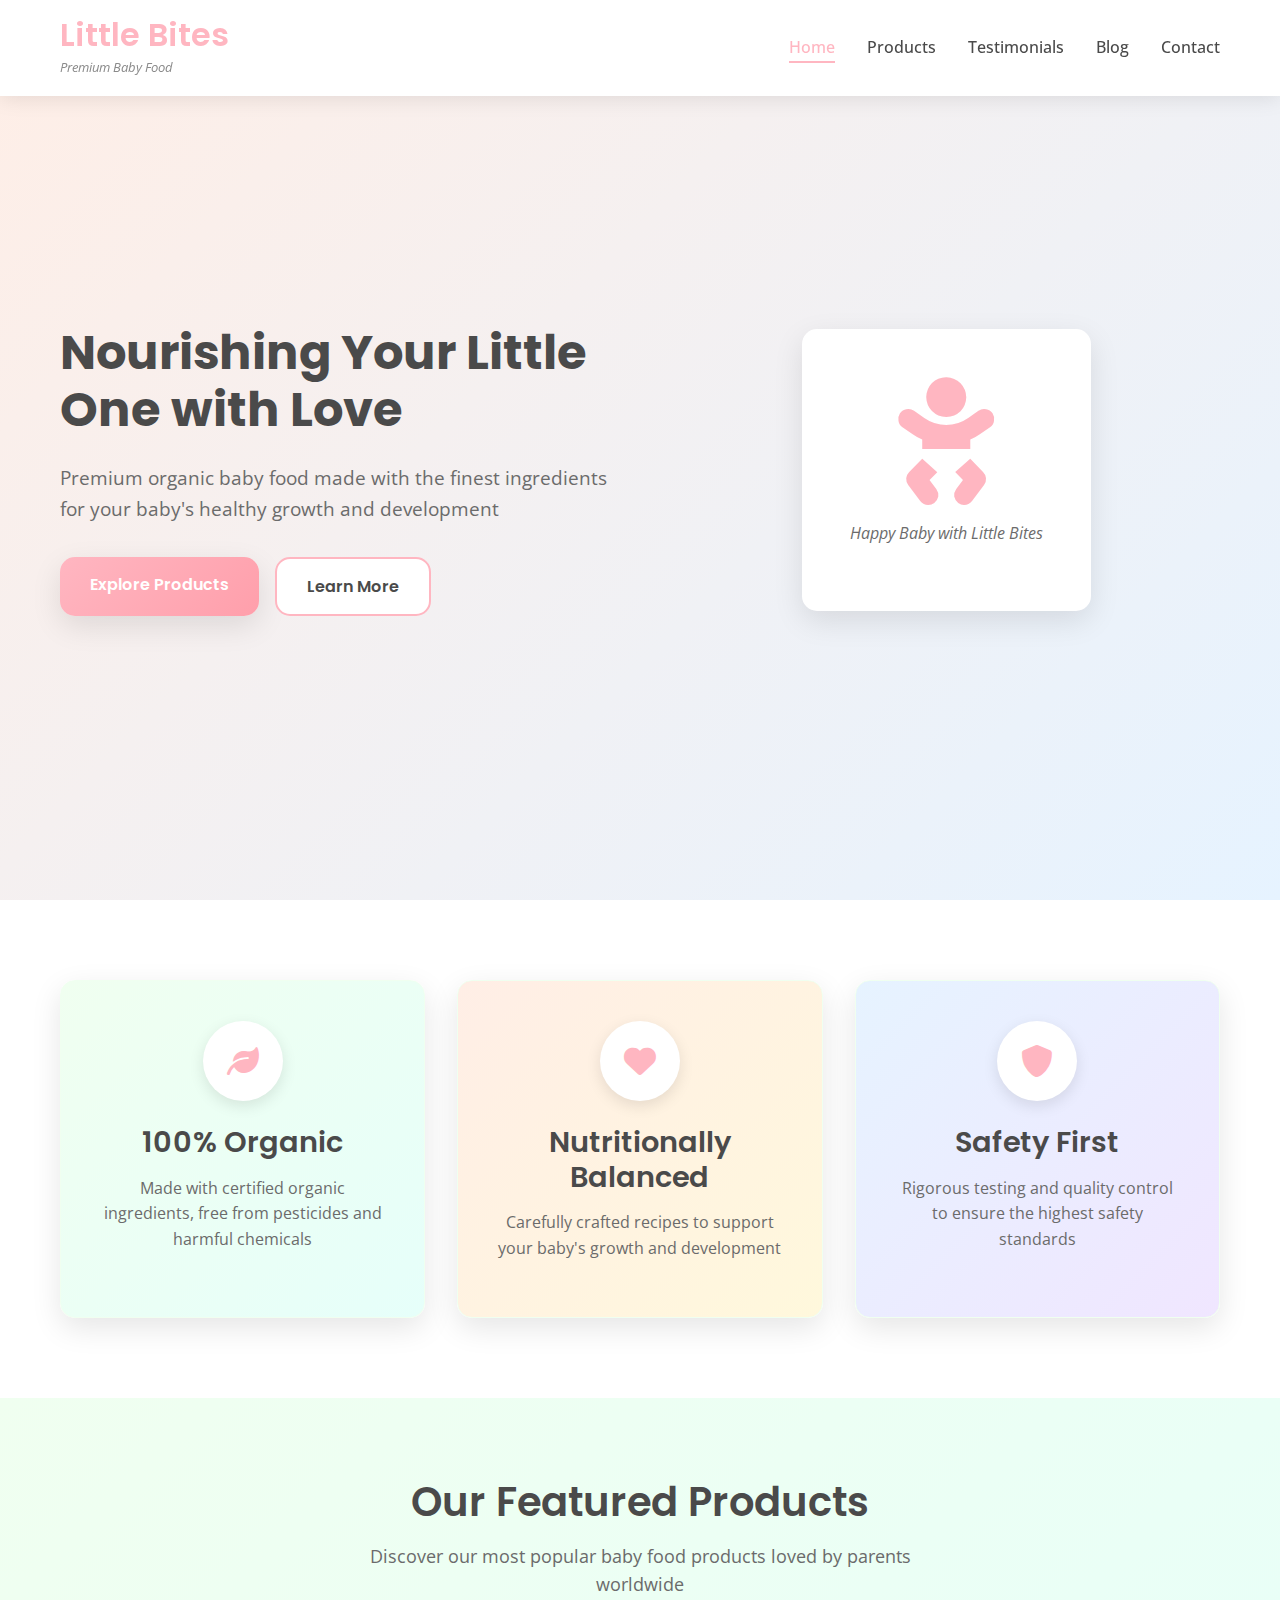
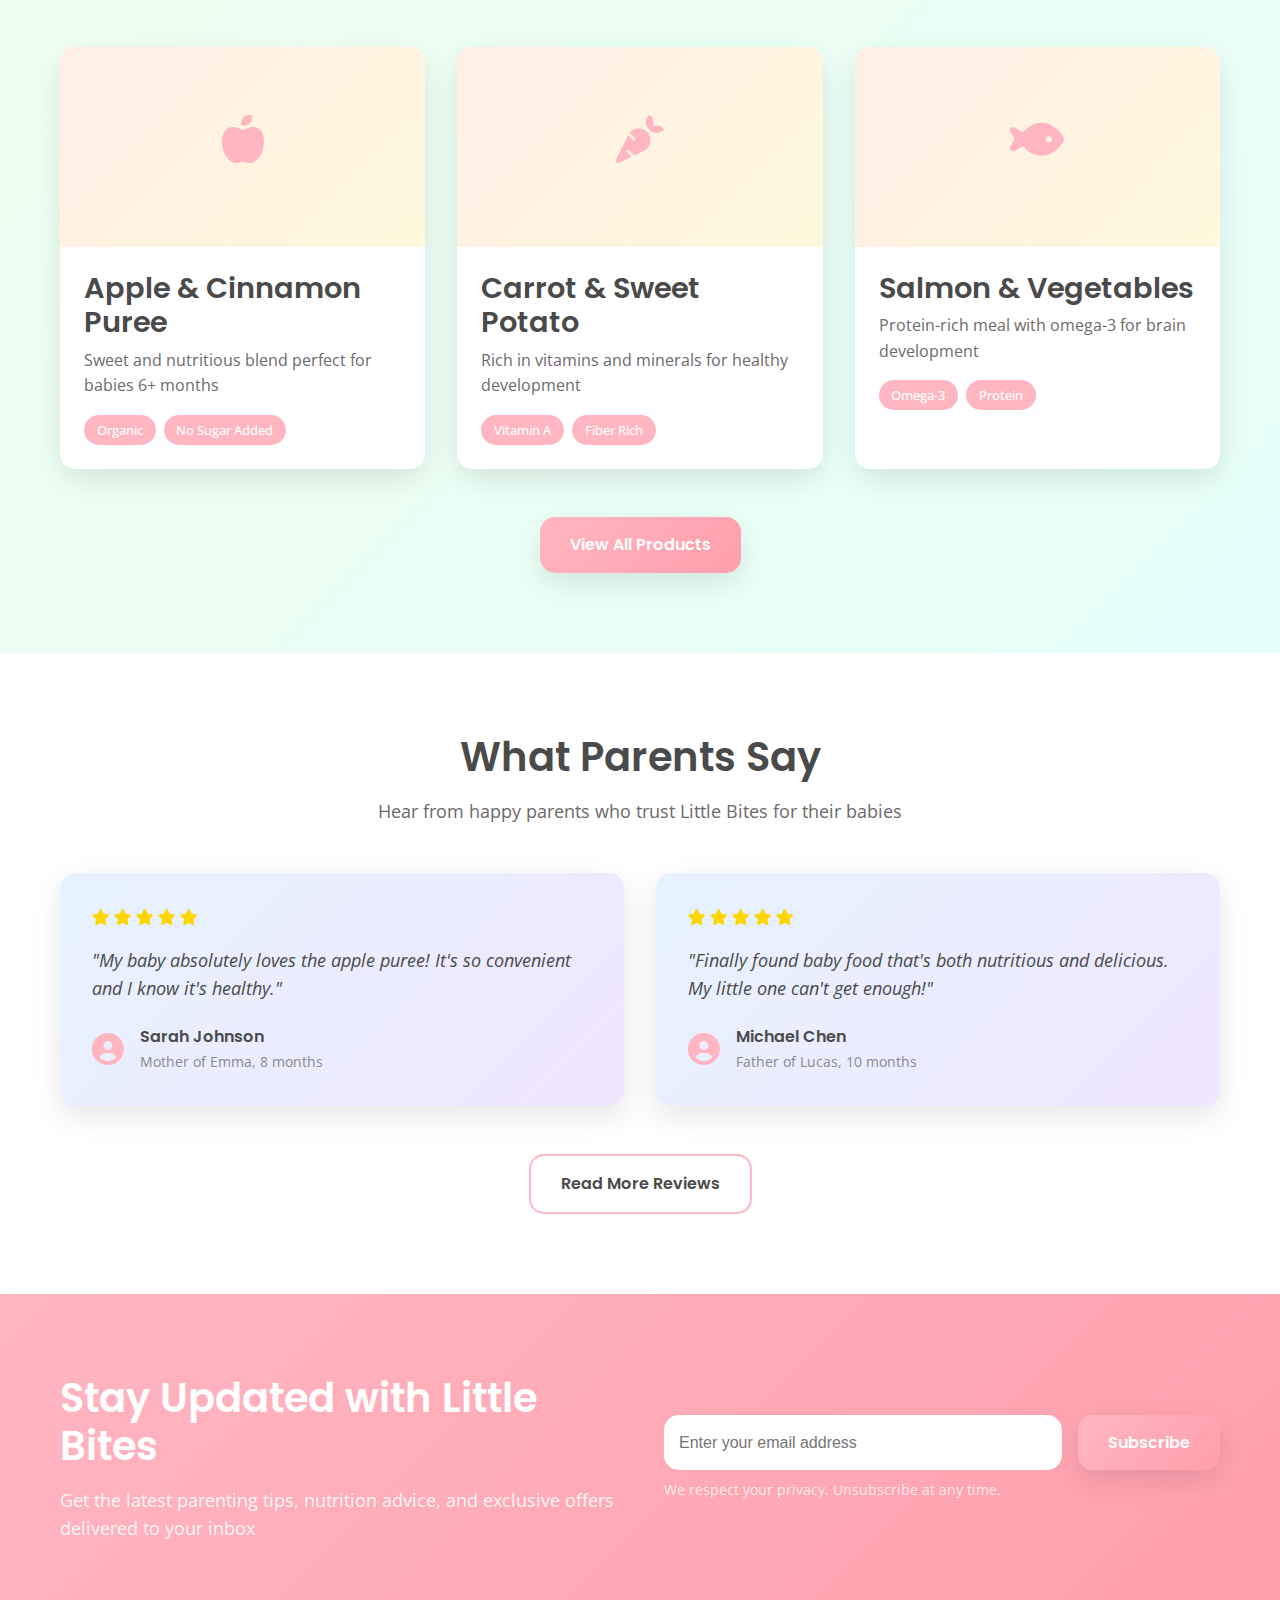
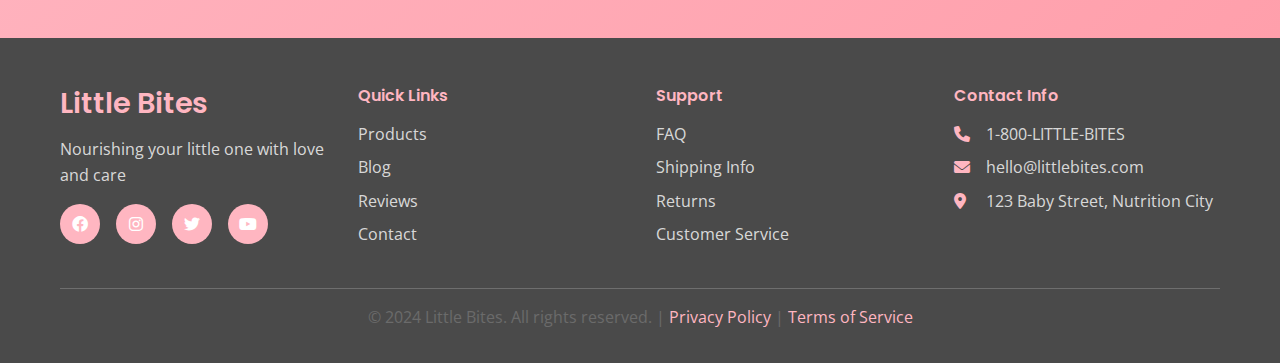
<file: index.html>
<!DOCTYPE html>
<html lang="en">
  <head>
    <meta charset="UTF-8" />
    <meta name="viewport" content="width=device-width, initial-scale=1.0" />
    <meta
      name="description"
      content="Premium organic baby food products - nutritious, safe, and delicious meals for your little ones"
    />
    <meta
      name="keywords"
      content="baby food, organic, nutrition, infant meals, healthy baby products"
    />
    <title>
      Little Bites - Premium Baby Food | Nutritious Meals for Your Little One
    </title>

    <!-- Google Fonts -->
    <link
      href="https://fonts.googleapis.com/css2?family=Poppins:wght@300;400;600;700&family=Open+Sans:wght@300;400;600&display=swap"
      rel="stylesheet"
    />

    <!-- Font Awesome for icons -->
    <link
      rel="stylesheet"
      href="https://cdnjs.cloudflare.com/ajax/libs/font-awesome/6.0.0/css/all.min.css"
    />

    <!-- Custom CSS -->
    <link rel="stylesheet" href="css/style.css" />
    <link rel="stylesheet" href="css/responsive.css" />
  </head>
  <body>
    <!-- Navigation -->
    <nav class="navbar">
      <div class="nav-container">
        <div class="nav-logo">
          <h2>Little Bites</h2>
          <span class="logo-tagline">Premium Baby Food</span>
        </div>
        <ul class="nav-menu">
          <li class="nav-item">
            <a href="index.html" class="nav-link active">Home</a>
          </li>
          <li class="nav-item">
            <a href="products.html" class="nav-link">Products</a>
          </li>
          <li class="nav-item">
            <a href="testimonials.html" class="nav-link">Testimonials</a>
          </li>
          <li class="nav-item">
            <a href="blog.html" class="nav-link">Blog</a>
          </li>
          <li class="nav-item">
            <a href="contact.html" class="nav-link">Contact</a>
          </li>
        </ul>
        <div class="hamburger">
          <span class="bar"></span>
          <span class="bar"></span>
          <span class="bar"></span>
        </div>
      </div>
    </nav>

    <!-- Hero Section -->
    <section id="home" class="hero">
      <div class="hero-container">
        <div class="hero-content">
          <h1 class="hero-title">Nourishing Your Little One with Love</h1>
          <p class="hero-subtitle">
            Premium organic baby food made with the finest ingredients for your
            baby's healthy growth and development
          </p>
          <div class="hero-buttons">
            <a href="products.html" class="btn btn-primary">Explore Products</a>
            <a href="#featured" class="btn btn-secondary">Learn More</a>
          </div>
        </div>
        <div class="hero-image">
          <div class="hero-placeholder">
            <i class="fas fa-baby fa-8x"></i>
            <p>Happy Baby with Little Bites</p>
          </div>
        </div>
      </div>
    </section>

    <!-- Features Section -->
    <section class="features">
      <div class="container">
        <div class="features-grid">
          <div class="feature-card">
            <div class="feature-icon">
              <i class="fas fa-leaf"></i>
            </div>
            <h3>100% Organic</h3>
            <p>
              Made with certified organic ingredients, free from pesticides and
              harmful chemicals
            </p>
          </div>
          <div class="feature-card">
            <div class="feature-icon">
              <i class="fas fa-heart"></i>
            </div>
            <h3>Nutritionally Balanced</h3>
            <p>
              Carefully crafted recipes to support your baby's growth and
              development
            </p>
          </div>
          <div class="feature-card">
            <div class="feature-icon">
              <i class="fas fa-shield-alt"></i>
            </div>
            <h3>Safety First</h3>
            <p>
              Rigorous testing and quality control to ensure the highest safety
              standards
            </p>
          </div>
        </div>
      </div>
    </section>

    <!-- Featured Products Section -->
    <section id="featured" class="featured-products">
      <div class="container">
        <div class="section-header">
          <h2>Our Featured Products</h2>
          <p>
            Discover our most popular baby food products loved by parents
            worldwide
          </p>
        </div>
        <div class="products-grid">
          <div class="product-card">
            <div class="product-image">
              <div class="product-placeholder">
                <i class="fas fa-apple-alt fa-3x"></i>
              </div>
            </div>
            <div class="product-info">
              <h3>Apple & Cinnamon Puree</h3>
              <p>Sweet and nutritious blend perfect for babies 6+ months</p>
              <div class="product-features">
                <span class="feature-tag">Organic</span>
                <span class="feature-tag">No Sugar Added</span>
              </div>
            </div>
          </div>
          <div class="product-card">
            <div class="product-image">
              <div class="product-placeholder">
                <i class="fas fa-carrot fa-3x"></i>
              </div>
            </div>
            <div class="product-info">
              <h3>Carrot & Sweet Potato</h3>
              <p>Rich in vitamins and minerals for healthy development</p>
              <div class="product-features">
                <span class="feature-tag">Vitamin A</span>
                <span class="feature-tag">Fiber Rich</span>
              </div>
            </div>
          </div>
          <div class="product-card">
            <div class="product-image">
              <div class="product-placeholder">
                <i class="fas fa-fish fa-3x"></i>
              </div>
            </div>
            <div class="product-info">
              <h3>Salmon & Vegetables</h3>
              <p>Protein-rich meal with omega-3 for brain development</p>
              <div class="product-features">
                <span class="feature-tag">Omega-3</span>
                <span class="feature-tag">Protein</span>
              </div>
            </div>
          </div>
        </div>
        <div class="section-cta">
          <a href="products.html" class="btn btn-primary">View All Products</a>
        </div>
      </div>
    </section>

    <!-- Testimonials Preview -->
    <section class="testimonials-preview">
      <div class="container">
        <div class="section-header">
          <h2>What Parents Say</h2>
          <p>Hear from happy parents who trust Little Bites for their babies</p>
        </div>
        <div class="testimonials-grid">
          <div class="testimonial-card">
            <div class="testimonial-content">
              <div class="stars">
                <i class="fas fa-star"></i>
                <i class="fas fa-star"></i>
                <i class="fas fa-star"></i>
                <i class="fas fa-star"></i>
                <i class="fas fa-star"></i>
              </div>
              <p>
                "My baby absolutely loves the apple puree! It's so convenient
                and I know it's healthy."
              </p>
            </div>
            <div class="testimonial-author">
              <div class="author-avatar">
                <i class="fas fa-user-circle fa-2x"></i>
              </div>
              <div class="author-info">
                <h4>Sarah Johnson</h4>
                <span>Mother of Emma, 8 months</span>
              </div>
            </div>
          </div>
          <div class="testimonial-card">
            <div class="testimonial-content">
              <div class="stars">
                <i class="fas fa-star"></i>
                <i class="fas fa-star"></i>
                <i class="fas fa-star"></i>
                <i class="fas fa-star"></i>
                <i class="fas fa-star"></i>
              </div>
              <p>
                "Finally found baby food that's both nutritious and delicious.
                My little one can't get enough!"
              </p>
            </div>
            <div class="testimonial-author">
              <div class="author-avatar">
                <i class="fas fa-user-circle fa-2x"></i>
              </div>
              <div class="author-info">
                <h4>Michael Chen</h4>
                <span>Father of Lucas, 10 months</span>
              </div>
            </div>
          </div>
        </div>
        <div class="section-cta">
          <a href="testimonials.html" class="btn btn-secondary"
            >Read More Reviews</a
          >
        </div>
      </div>
    </section>

    <!-- Newsletter Section -->
    <section class="newsletter">
      <div class="container">
        <div class="newsletter-content">
          <div class="newsletter-text">
            <h2>Stay Updated with Little Bites</h2>
            <p>
              Get the latest parenting tips, nutrition advice, and exclusive
              offers delivered to your inbox
            </p>
          </div>
          <div class="newsletter-form">
            <form id="newsletter-form">
              <div class="form-group">
                <input
                  type="email"
                  id="email"
                  placeholder="Enter your email address"
                  required
                />
                <button type="submit" class="btn btn-primary">Subscribe</button>
              </div>
              <p class="form-note">
                We respect your privacy. Unsubscribe at any time.
              </p>
            </form>
          </div>
        </div>
      </div>
    </section>

    <!-- Footer -->
    <footer class="footer">
      <div class="container">
        <div class="footer-content">
          <div class="footer-section">
            <div class="footer-logo">
              <h3>Little Bites</h3>
              <p>Nourishing your little one with love and care</p>
            </div>
            <div class="social-links">
              <a href="#" class="social-link"
                ><i class="fab fa-facebook"></i
              ></a>
              <a href="#" class="social-link"
                ><i class="fab fa-instagram"></i
              ></a>
              <a href="#" class="social-link"><i class="fab fa-twitter"></i></a>
              <a href="#" class="social-link"><i class="fab fa-youtube"></i></a>
            </div>
          </div>
          <div class="footer-section">
            <h4>Quick Links</h4>
            <ul class="footer-links">
              <li><a href="products.html">Products</a></li>
              <li><a href="blog.html">Blog</a></li>
              <li><a href="testimonials.html">Reviews</a></li>
              <li><a href="contact.html">Contact</a></li>
            </ul>
          </div>
          <div class="footer-section">
            <h4>Support</h4>
            <ul class="footer-links">
              <li><a href="#">FAQ</a></li>
              <li><a href="#">Shipping Info</a></li>
              <li><a href="#">Returns</a></li>
              <li><a href="#">Customer Service</a></li>
            </ul>
          </div>
          <div class="footer-section">
            <h4>Contact Info</h4>
            <div class="contact-info">
              <p><i class="fas fa-phone"></i> 1-800-LITTLE-BITES</p>
              <p><i class="fas fa-envelope"></i> hello@littlebites.com</p>
              <p>
                <i class="fas fa-map-marker-alt"></i> 123 Baby Street, Nutrition
                City
              </p>
            </div>
          </div>
        </div>
        <div class="footer-bottom">
          <p>
            &copy; 2024 Little Bites. All rights reserved. |
            <a href="#">Privacy Policy</a> | <a href="#">Terms of Service</a>
          </p>
        </div>
      </div>
    </footer>

    <!-- JavaScript -->
    <script src="js/main-fixed.js"></script>
    <script src="js/newsletter.js"></script>
  </body>
</html>
</file>
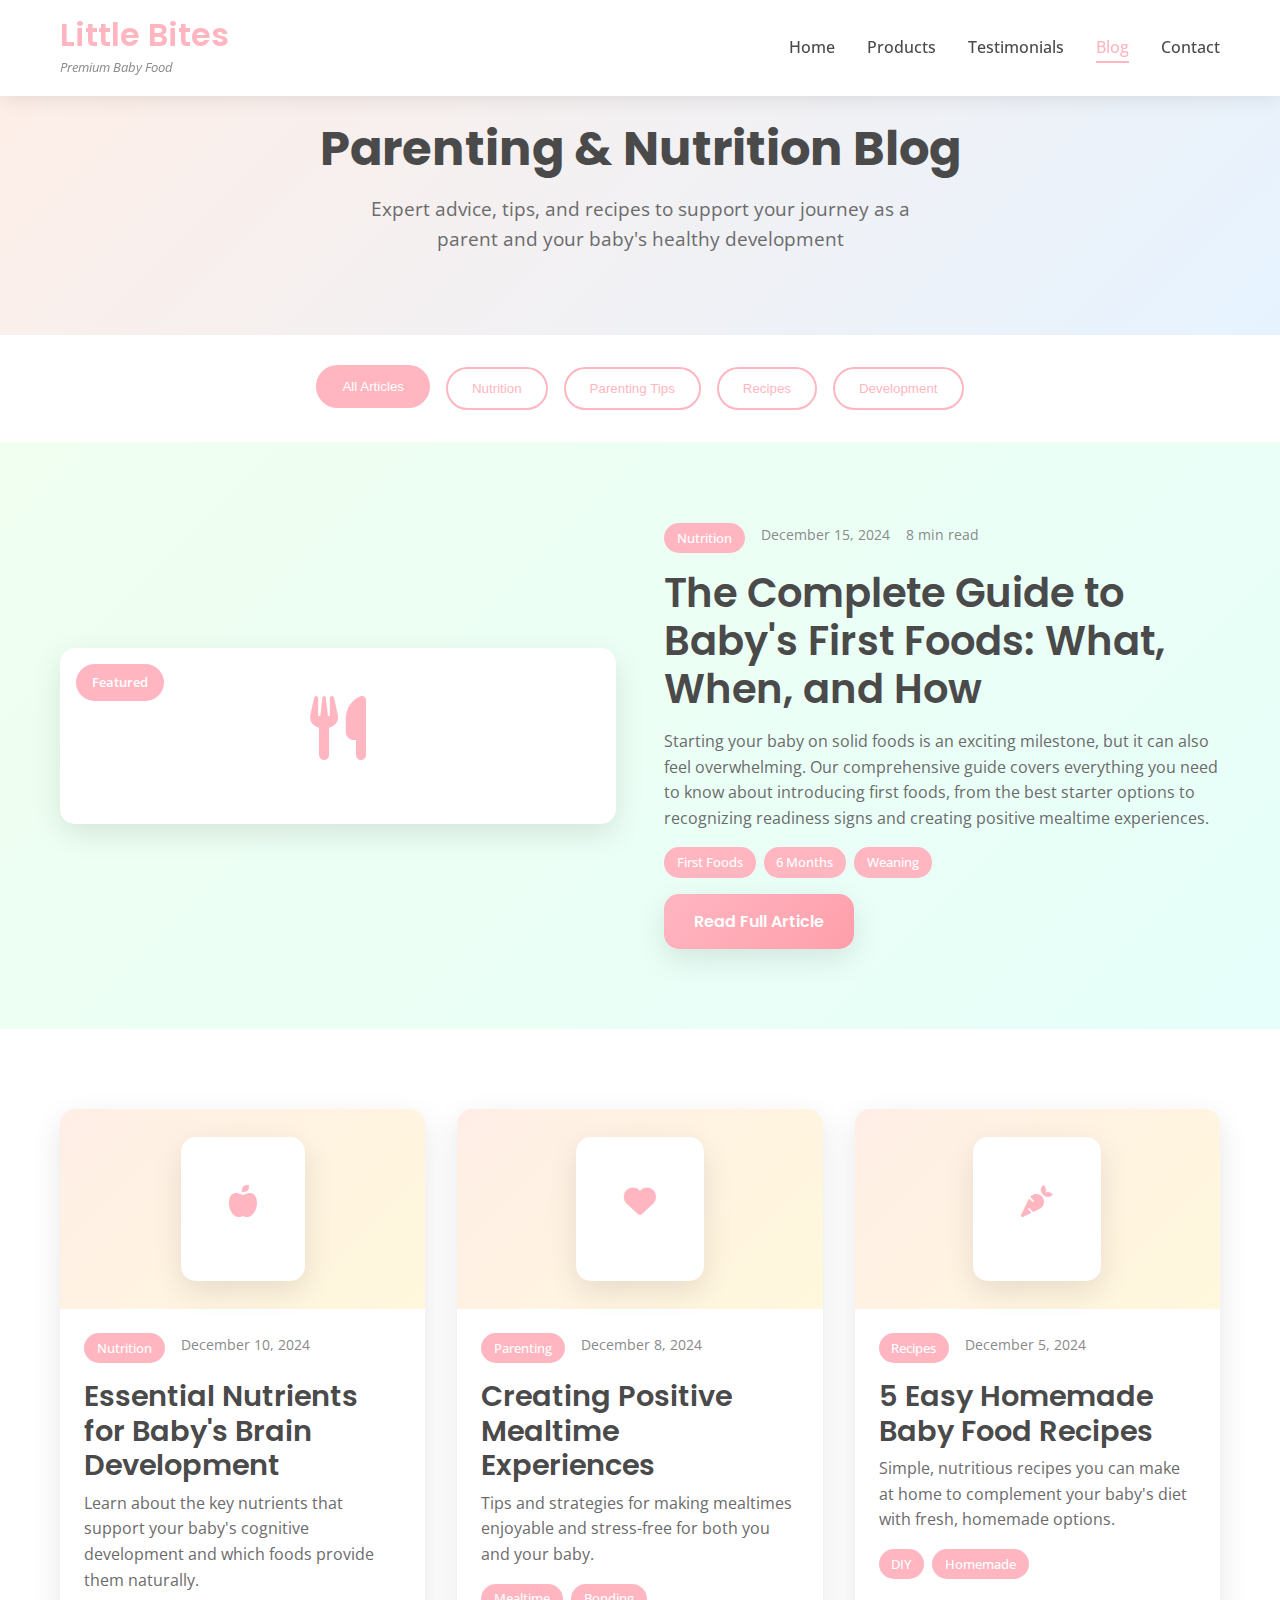
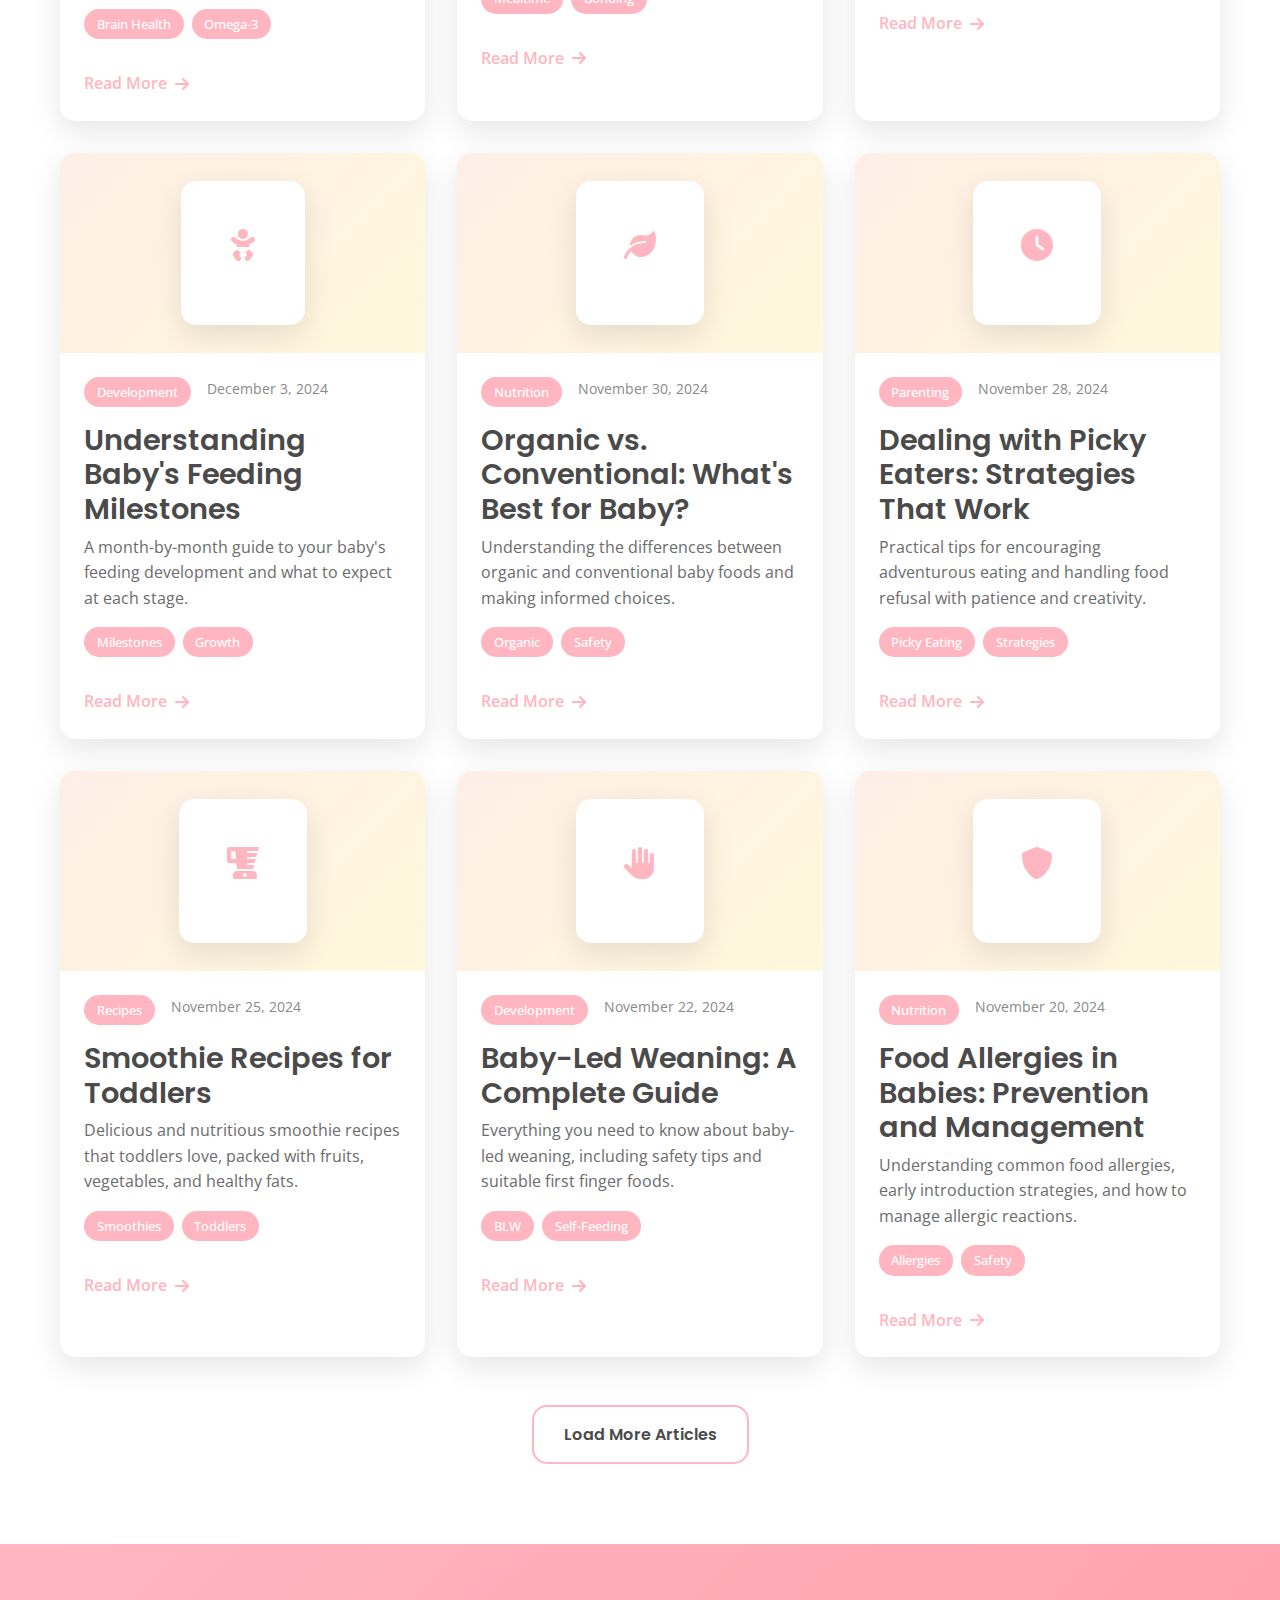
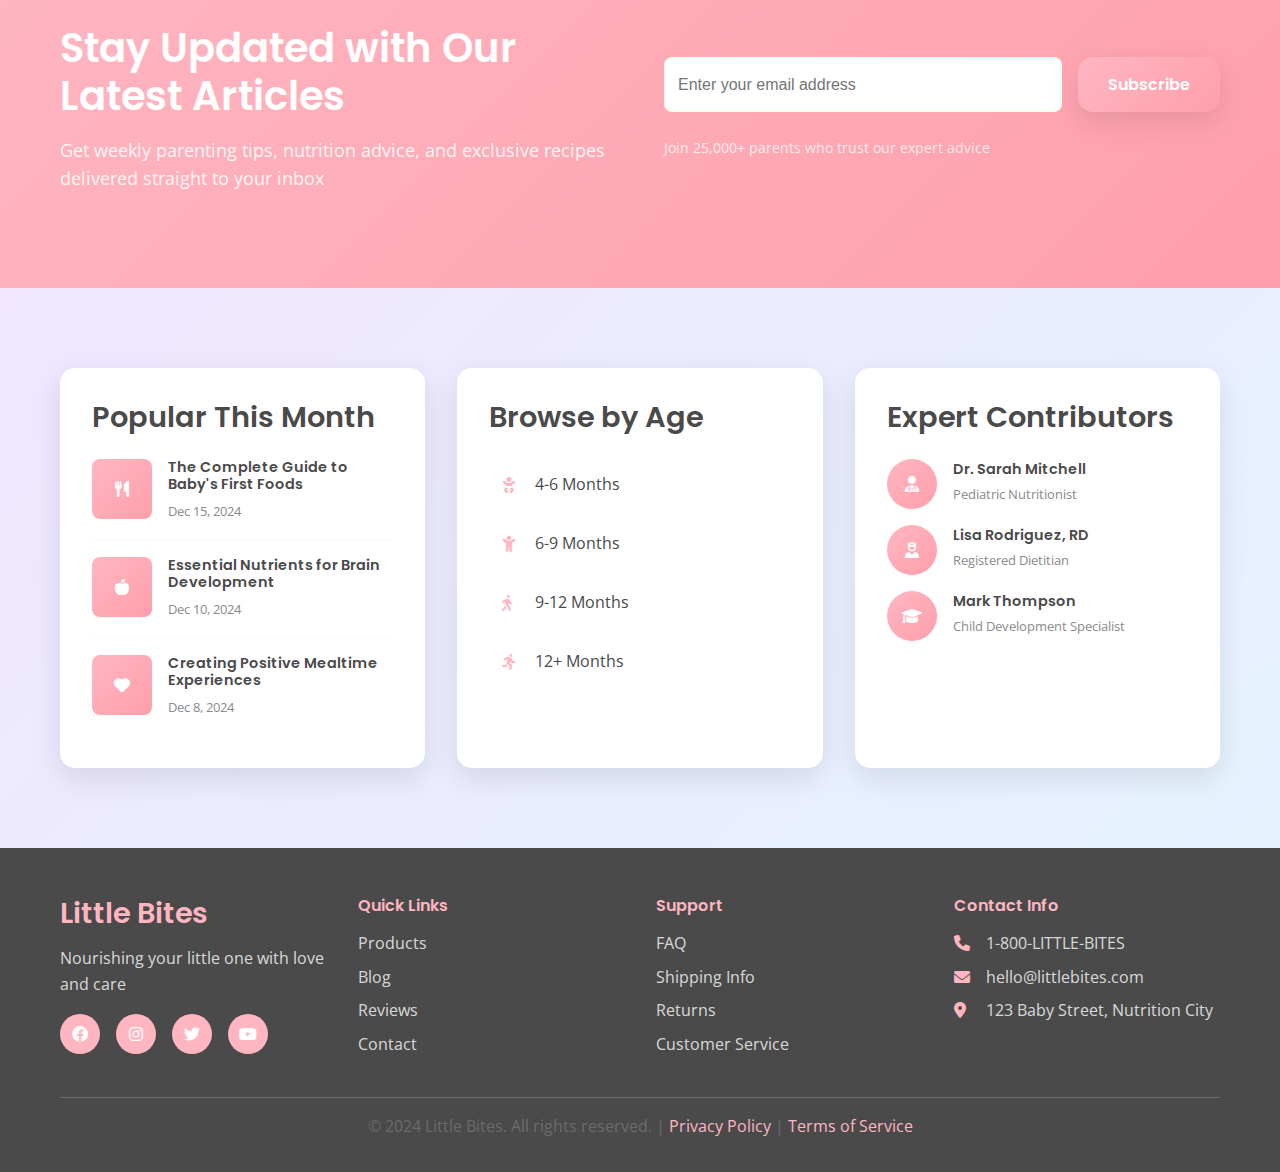
<file: blog.html>
<!DOCTYPE html>
<html lang="en">
  <head>
    <meta charset="UTF-8" />
    <meta name="viewport" content="width=device-width, initial-scale=1.0" />
    <meta
      name="description"
      content="Expert parenting tips, baby nutrition advice, and healthy recipes from Little Bites. Learn about feeding milestones and baby development."
    />
    <meta
      name="keywords"
      content="parenting tips, baby nutrition, feeding guide, baby recipes, infant development, weaning advice"
    />
    <title>
      Parenting Blog - Little Bites | Tips, Nutrition & Recipes for Your Baby
    </title>

    <!-- Google Fonts -->
    <link
      href="https://fonts.googleapis.com/css2?family=Poppins:wght@300;400;600;700&family=Open+Sans:wght@300;400;600&display=swap"
      rel="stylesheet"
    />

    <!-- Font Awesome for icons -->
    <link
      rel="stylesheet"
      href="https://cdnjs.cloudflare.com/ajax/libs/font-awesome/6.0.0/css/all.min.css"
    />

    <!-- Custom CSS -->
    <link rel="stylesheet" href="css/style.css" />
    <link rel="stylesheet" href="css/responsive.css" />
    <link rel="stylesheet" href="css/pages.css">
  </head>
  <body>
    <!-- Navigation -->
    <nav class="navbar">
      <div class="nav-container">
        <div class="nav-logo">
          <h2>Little Bites</h2>
          <span class="logo-tagline">Premium Baby Food</span>
        </div>
        <ul class="nav-menu">
          <li class="nav-item">
            <a href="index.html" class="nav-link">Home</a>
          </li>
          <li class="nav-item">
            <a href="products.html" class="nav-link">Products</a>
          </li>
          <li class="nav-item">
            <a href="testimonials.html" class="nav-link">Testimonials</a>
          </li>
          <li class="nav-item">
            <a href="blog.html" class="nav-link active">Blog</a>
          </li>
          <li class="nav-item">
            <a href="contact.html" class="nav-link">Contact</a>
          </li>
        </ul>
        <div class="hamburger">
          <span class="bar"></span>
          <span class="bar"></span>
          <span class="bar"></span>
        </div>
      </div>
    </nav>

    <!-- Page Header -->
    <section class="page-header">
      <div class="container">
        <div class="header-content">
          <h1>Parenting & Nutrition Blog</h1>
          <p>
            Expert advice, tips, and recipes to support your journey as a parent
            and your baby's healthy development
          </p>
        </div>
      </div>
    </section>

    <!-- Blog Categories -->
    <section class="blog-categories">
      <div class="container">
        <div class="category-filters">
          <button class="category-btn active" data-category="all">
            All Articles
          </button>
          <button class="category-btn" data-category="nutrition">
            Nutrition
          </button>
          <button class="category-btn" data-category="parenting">
            Parenting Tips
          </button>
          <button class="category-btn" data-category="recipes">Recipes</button>
          <button class="category-btn" data-category="development">
            Development
          </button>
        </div>
      </div>
    </section>

    <!-- Featured Article -->
    <section class="featured-article">
      <div class="container">
        <div class="featured-post">
          <div class="featured-image">
            <div class="image-placeholder">
              <i class="fas fa-utensils fa-4x"></i>
            </div>
            <div class="featured-badge">Featured</div>
          </div>
          <div class="featured-content">
            <div class="post-meta">
              <span class="category">Nutrition</span>
              <span class="date">December 15, 2024</span>
              <span class="read-time">8 min read</span>
            </div>
            <h2>
              The Complete Guide to Baby's First Foods: What, When, and How
            </h2>
            <p>
              Starting your baby on solid foods is an exciting milestone, but it
              can also feel overwhelming. Our comprehensive guide covers
              everything you need to know about introducing first foods, from
              the best starter options to recognizing readiness signs and
              creating positive mealtime experiences.
            </p>
            <div class="post-tags">
              <span class="tag">First Foods</span>
              <span class="tag">6 Months</span>
              <span class="tag">Weaning</span>
            </div>
            <a href="#" class="btn btn-primary">Read Full Article</a>
          </div>
        </div>
      </div>
    </section>

    <!-- Blog Posts Grid -->
    <section class="blog-posts">
      <div class="container">
        <div class="posts-grid">
          <!-- Nutrition Articles -->
          <article class="blog-card" data-category="nutrition">
            <div class="blog-image">
              <div class="image-placeholder">
                <i class="fas fa-apple-alt fa-2x"></i>
              </div>
            </div>
            <div class="blog-content">
              <div class="post-meta">
                <span class="category">Nutrition</span>
                <span class="date">December 10, 2024</span>
              </div>
              <h3>Essential Nutrients for Baby's Brain Development</h3>
              <p>
                Learn about the key nutrients that support your baby's cognitive
                development and which foods provide them naturally.
              </p>
              <div class="post-tags">
                <span class="tag">Brain Health</span>
                <span class="tag">Omega-3</span>
              </div>
              <a href="#" class="read-more"
                >Read More <i class="fas fa-arrow-right"></i
              ></a>
            </div>
          </article>

          <article class="blog-card" data-category="parenting">
            <div class="blog-image">
              <div class="image-placeholder">
                <i class="fas fa-heart fa-2x"></i>
              </div>
            </div>
            <div class="blog-content">
              <div class="post-meta">
                <span class="category">Parenting</span>
                <span class="date">December 8, 2024</span>
              </div>
              <h3>Creating Positive Mealtime Experiences</h3>
              <p>
                Tips and strategies for making mealtimes enjoyable and
                stress-free for both you and your baby.
              </p>
              <div class="post-tags">
                <span class="tag">Mealtime</span>
                <span class="tag">Bonding</span>
              </div>
              <a href="#" class="read-more"
                >Read More <i class="fas fa-arrow-right"></i
              ></a>
            </div>
          </article>

          <article class="blog-card" data-category="recipes">
            <div class="blog-image">
              <div class="image-placeholder">
                <i class="fas fa-carrot fa-2x"></i>
              </div>
            </div>
            <div class="blog-content">
              <div class="post-meta">
                <span class="category">Recipes</span>
                <span class="date">December 5, 2024</span>
              </div>
              <h3>5 Easy Homemade Baby Food Recipes</h3>
              <p>
                Simple, nutritious recipes you can make at home to complement
                your baby's diet with fresh, homemade options.
              </p>
              <div class="post-tags">
                <span class="tag">DIY</span>
                <span class="tag">Homemade</span>
              </div>
              <a href="#" class="read-more"
                >Read More <i class="fas fa-arrow-right"></i
              ></a>
            </div>
          </article>

          <article class="blog-card" data-category="development">
            <div class="blog-image">
              <div class="image-placeholder">
                <i class="fas fa-baby fa-2x"></i>
              </div>
            </div>
            <div class="blog-content">
              <div class="post-meta">
                <span class="category">Development</span>
                <span class="date">December 3, 2024</span>
              </div>
              <h3>Understanding Baby's Feeding Milestones</h3>
              <p>
                A month-by-month guide to your baby's feeding development and
                what to expect at each stage.
              </p>
              <div class="post-tags">
                <span class="tag">Milestones</span>
                <span class="tag">Growth</span>
              </div>
              <a href="#" class="read-more"
                >Read More <i class="fas fa-arrow-right"></i
              ></a>
            </div>
          </article>

          <article class="blog-card" data-category="nutrition">
            <div class="blog-image">
              <div class="image-placeholder">
                <i class="fas fa-leaf fa-2x"></i>
              </div>
            </div>
            <div class="blog-content">
              <div class="post-meta">
                <span class="category">Nutrition</span>
                <span class="date">November 30, 2024</span>
              </div>
              <h3>Organic vs. Conventional: What's Best for Baby?</h3>
              <p>
                Understanding the differences between organic and conventional
                baby foods and making informed choices.
              </p>
              <div class="post-tags">
                <span class="tag">Organic</span>
                <span class="tag">Safety</span>
              </div>
              <a href="#" class="read-more"
                >Read More <i class="fas fa-arrow-right"></i
              ></a>
            </div>
          </article>

          <article class="blog-card" data-category="parenting">
            <div class="blog-image">
              <div class="image-placeholder">
                <i class="fas fa-clock fa-2x"></i>
              </div>
            </div>
            <div class="blog-content">
              <div class="post-meta">
                <span class="category">Parenting</span>
                <span class="date">November 28, 2024</span>
              </div>
              <h3>Dealing with Picky Eaters: Strategies That Work</h3>
              <p>
                Practical tips for encouraging adventurous eating and handling
                food refusal with patience and creativity.
              </p>
              <div class="post-tags">
                <span class="tag">Picky Eating</span>
                <span class="tag">Strategies</span>
              </div>
              <a href="#" class="read-more"
                >Read More <i class="fas fa-arrow-right"></i
              ></a>
            </div>
          </article>

          <article class="blog-card" data-category="recipes">
            <div class="blog-image">
              <div class="image-placeholder">
                <i class="fas fa-blender fa-2x"></i>
              </div>
            </div>
            <div class="blog-content">
              <div class="post-meta">
                <span class="category">Recipes</span>
                <span class="date">November 25, 2024</span>
              </div>
              <h3>Smoothie Recipes for Toddlers</h3>
              <p>
                Delicious and nutritious smoothie recipes that toddlers love,
                packed with fruits, vegetables, and healthy fats.
              </p>
              <div class="post-tags">
                <span class="tag">Smoothies</span>
                <span class="tag">Toddlers</span>
              </div>
              <a href="#" class="read-more"
                >Read More <i class="fas fa-arrow-right"></i
              ></a>
            </div>
          </article>

          <article class="blog-card" data-category="development">
            <div class="blog-image">
              <div class="image-placeholder">
                <i class="fas fa-hand-paper fa-2x"></i>
              </div>
            </div>
            <div class="blog-content">
              <div class="post-meta">
                <span class="category">Development</span>
                <span class="date">November 22, 2024</span>
              </div>
              <h3>Baby-Led Weaning: A Complete Guide</h3>
              <p>
                Everything you need to know about baby-led weaning, including
                safety tips and suitable first finger foods.
              </p>
              <div class="post-tags">
                <span class="tag">BLW</span>
                <span class="tag">Self-Feeding</span>
              </div>
              <a href="#" class="read-more"
                >Read More <i class="fas fa-arrow-right"></i
              ></a>
            </div>
          </article>

          <article class="blog-card" data-category="nutrition">
            <div class="blog-image">
              <div class="image-placeholder">
                <i class="fas fa-shield-alt fa-2x"></i>
              </div>
            </div>
            <div class="blog-content">
              <div class="post-meta">
                <span class="category">Nutrition</span>
                <span class="date">November 20, 2024</span>
              </div>
              <h3>Food Allergies in Babies: Prevention and Management</h3>
              <p>
                Understanding common food allergies, early introduction
                strategies, and how to manage allergic reactions.
              </p>
              <div class="post-tags">
                <span class="tag">Allergies</span>
                <span class="tag">Safety</span>
              </div>
              <a href="#" class="read-more"
                >Read More <i class="fas fa-arrow-right"></i
              ></a>
            </div>
          </article>
        </div>

        <div class="load-more-posts">
          <button class="btn btn-secondary">Load More Articles</button>
        </div>
      </div>
    </section>

    <!-- Newsletter Signup -->
    <section class="blog-newsletter">
      <div class="container">
        <div class="newsletter-content">
          <div class="newsletter-text">
            <h2>Stay Updated with Our Latest Articles</h2>
            <p>
              Get weekly parenting tips, nutrition advice, and exclusive recipes
              delivered straight to your inbox
            </p>
          </div>
          <div class="newsletter-form">
            <form id="blog-newsletter-form">
              <div class="form-group">
                <input
                  type="email"
                  placeholder="Enter your email address"
                  required
                />
                <button type="submit" class="btn btn-primary">Subscribe</button>
              </div>
              <p class="form-note">
                Join 25,000+ parents who trust our expert advice
              </p>
            </form>
          </div>
        </div>
      </div>
    </section>

    <!-- Sidebar Content (Popular Posts, Categories) -->
    <section class="blog-sidebar-content">
      <div class="container">
        <div class="sidebar-grid">
          <div class="sidebar-section">
            <h3>Popular This Month</h3>
            <div class="popular-posts">
              <div class="popular-post">
                <div class="post-thumbnail">
                  <i class="fas fa-utensils"></i>
                </div>
                <div class="post-info">
                  <h4>The Complete Guide to Baby's First Foods</h4>
                  <span class="post-date">Dec 15, 2024</span>
                </div>
              </div>
              <div class="popular-post">
                <div class="post-thumbnail">
                  <i class="fas fa-apple-alt"></i>
                </div>
                <div class="post-info">
                  <h4>Essential Nutrients for Brain Development</h4>
                  <span class="post-date">Dec 10, 2024</span>
                </div>
              </div>
              <div class="popular-post">
                <div class="post-thumbnail">
                  <i class="fas fa-heart"></i>
                </div>
                <div class="post-info">
                  <h4>Creating Positive Mealtime Experiences</h4>
                  <span class="post-date">Dec 8, 2024</span>
                </div>
              </div>
            </div>
          </div>

          <div class="sidebar-section">
            <h3>Browse by Age</h3>
            <div class="age-categories">
              <a href="#" class="age-link">
                <i class="fas fa-baby"></i>
                <span>4-6 Months</span>
              </a>
              <a href="#" class="age-link">
                <i class="fas fa-child"></i>
                <span>6-9 Months</span>
              </a>
              <a href="#" class="age-link">
                <i class="fas fa-walking"></i>
                <span>9-12 Months</span>
              </a>
              <a href="#" class="age-link">
                <i class="fas fa-running"></i>
                <span>12+ Months</span>
              </a>
            </div>
          </div>

          <div class="sidebar-section">
            <h3>Expert Contributors</h3>
            <div class="contributors">
              <div class="contributor">
                <div class="contributor-avatar">
                  <i class="fas fa-user-md"></i>
                </div>
                <div class="contributor-info">
                  <h4>Dr. Sarah Mitchell</h4>
                  <span>Pediatric Nutritionist</span>
                </div>
              </div>
              <div class="contributor">
                <div class="contributor-avatar">
                  <i class="fas fa-user-nurse"></i>
                </div>
                <div class="contributor-info">
                  <h4>Lisa Rodriguez, RD</h4>
                  <span>Registered Dietitian</span>
                </div>
              </div>
              <div class="contributor">
                <div class="contributor-avatar">
                  <i class="fas fa-graduation-cap"></i>
                </div>
                <div class="contributor-info">
                  <h4>Mark Thompson</h4>
                  <span>Child Development Specialist</span>
                </div>
              </div>
            </div>
          </div>
        </div>
      </div>
    </section>

    <!-- Footer -->
    <footer class="footer">
      <div class="container">
        <div class="footer-content">
          <div class="footer-section">
            <div class="footer-logo">
              <h3>Little Bites</h3>
              <p>Nourishing your little one with love and care</p>
            </div>
            <div class="social-links">
              <a href="#" class="social-link"
                ><i class="fab fa-facebook"></i
              ></a>
              <a href="#" class="social-link"
                ><i class="fab fa-instagram"></i
              ></a>
              <a href="#" class="social-link"><i class="fab fa-twitter"></i></a>
              <a href="#" class="social-link"><i class="fab fa-youtube"></i></a>
            </div>
          </div>
          <div class="footer-section">
            <h4>Quick Links</h4>
            <ul class="footer-links">
              <li><a href="products.html">Products</a></li>
              <li><a href="blog.html">Blog</a></li>
              <li><a href="testimonials.html">Reviews</a></li>
              <li><a href="contact.html">Contact</a></li>
            </ul>
          </div>
          <div class="footer-section">
            <h4>Support</h4>
            <ul class="footer-links">
              <li><a href="#">FAQ</a></li>
              <li><a href="#">Shipping Info</a></li>
              <li><a href="#">Returns</a></li>
              <li><a href="#">Customer Service</a></li>
            </ul>
          </div>
          <div class="footer-section">
            <h4>Contact Info</h4>
            <div class="contact-info">
              <p><i class="fas fa-phone"></i> 1-800-LITTLE-BITES</p>
              <p><i class="fas fa-envelope"></i> hello@littlebites.com</p>
              <p>
                <i class="fas fa-map-marker-alt"></i> 123 Baby Street, Nutrition
                City
              </p>
            </div>
          </div>
        </div>
        <div class="footer-bottom">
          <p>
            &copy; 2024 Little Bites. All rights reserved. |
            <a href="#">Privacy Policy</a> | <a href="#">Terms of Service</a>
          </p>
        </div>
      </div>
    </footer>

    <!-- JavaScript -->
    <script src="js/main.js"></script>
  </body>
</html>
</file>
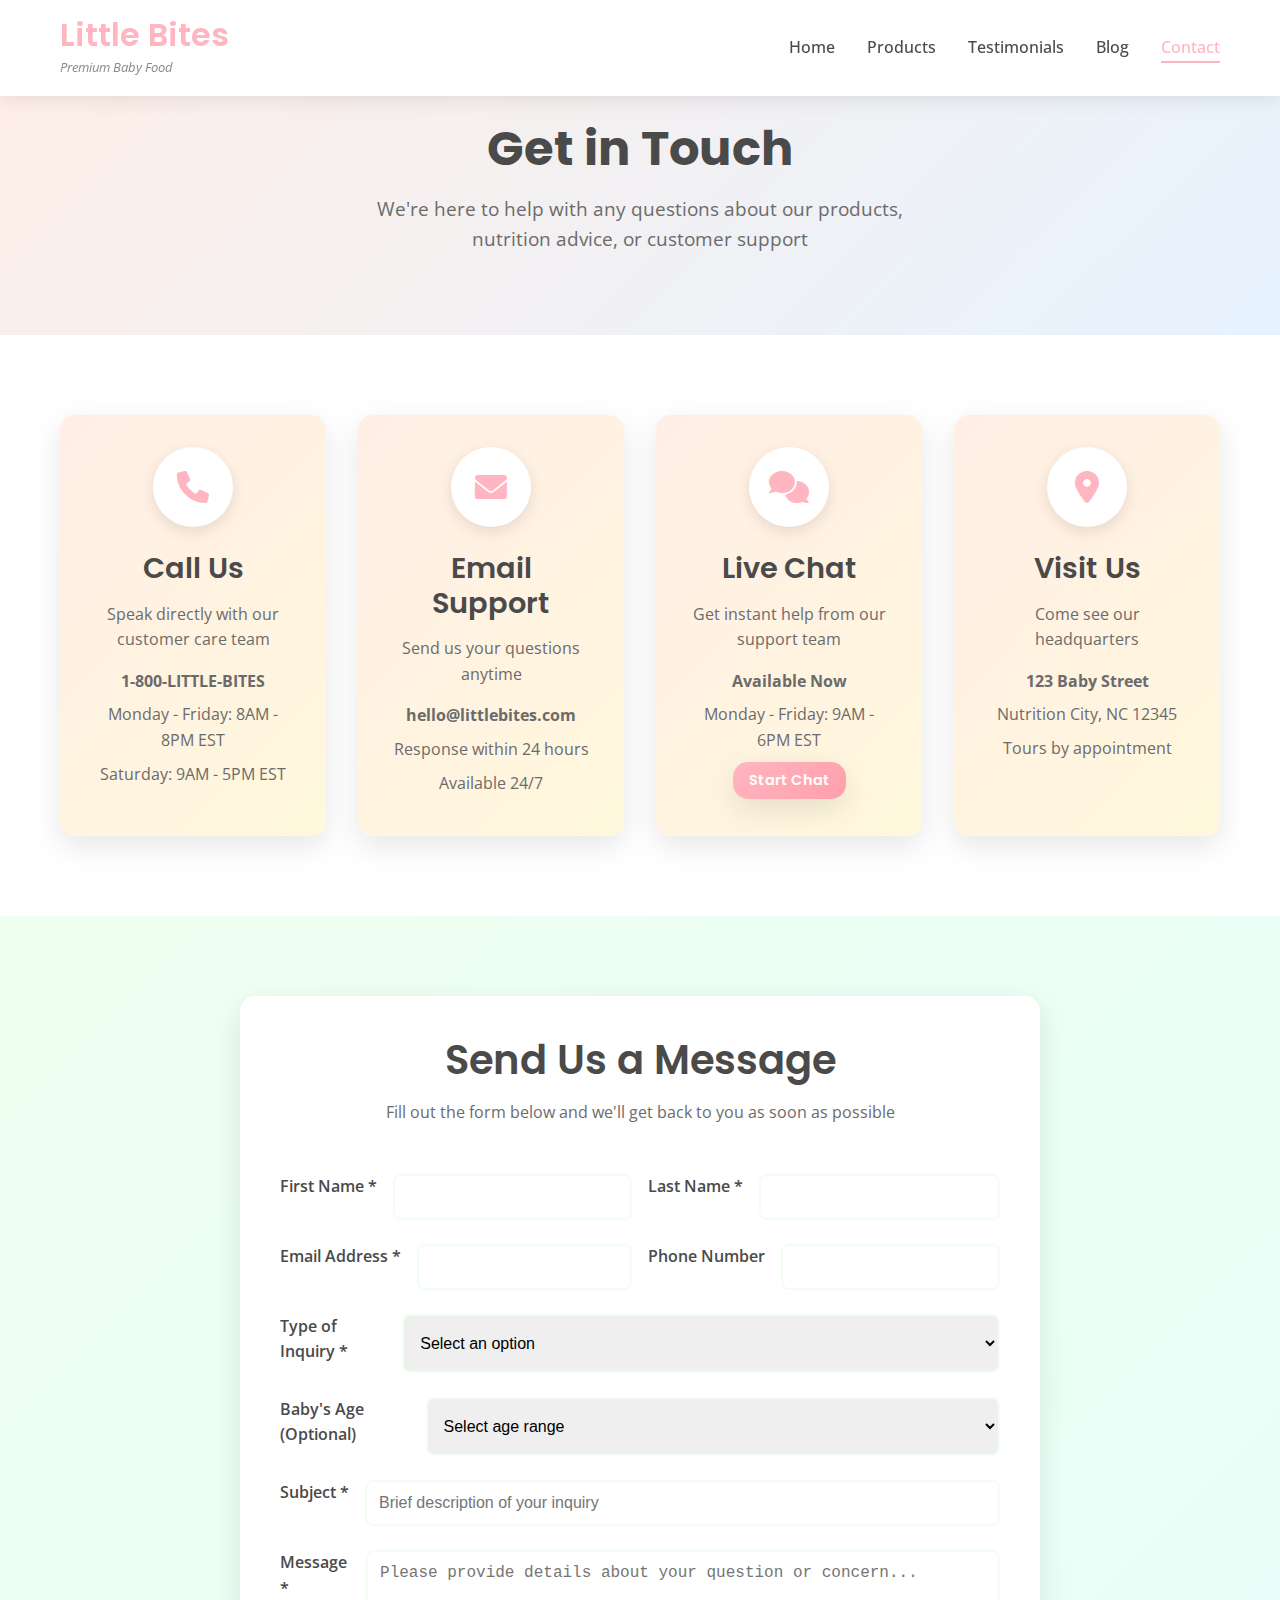
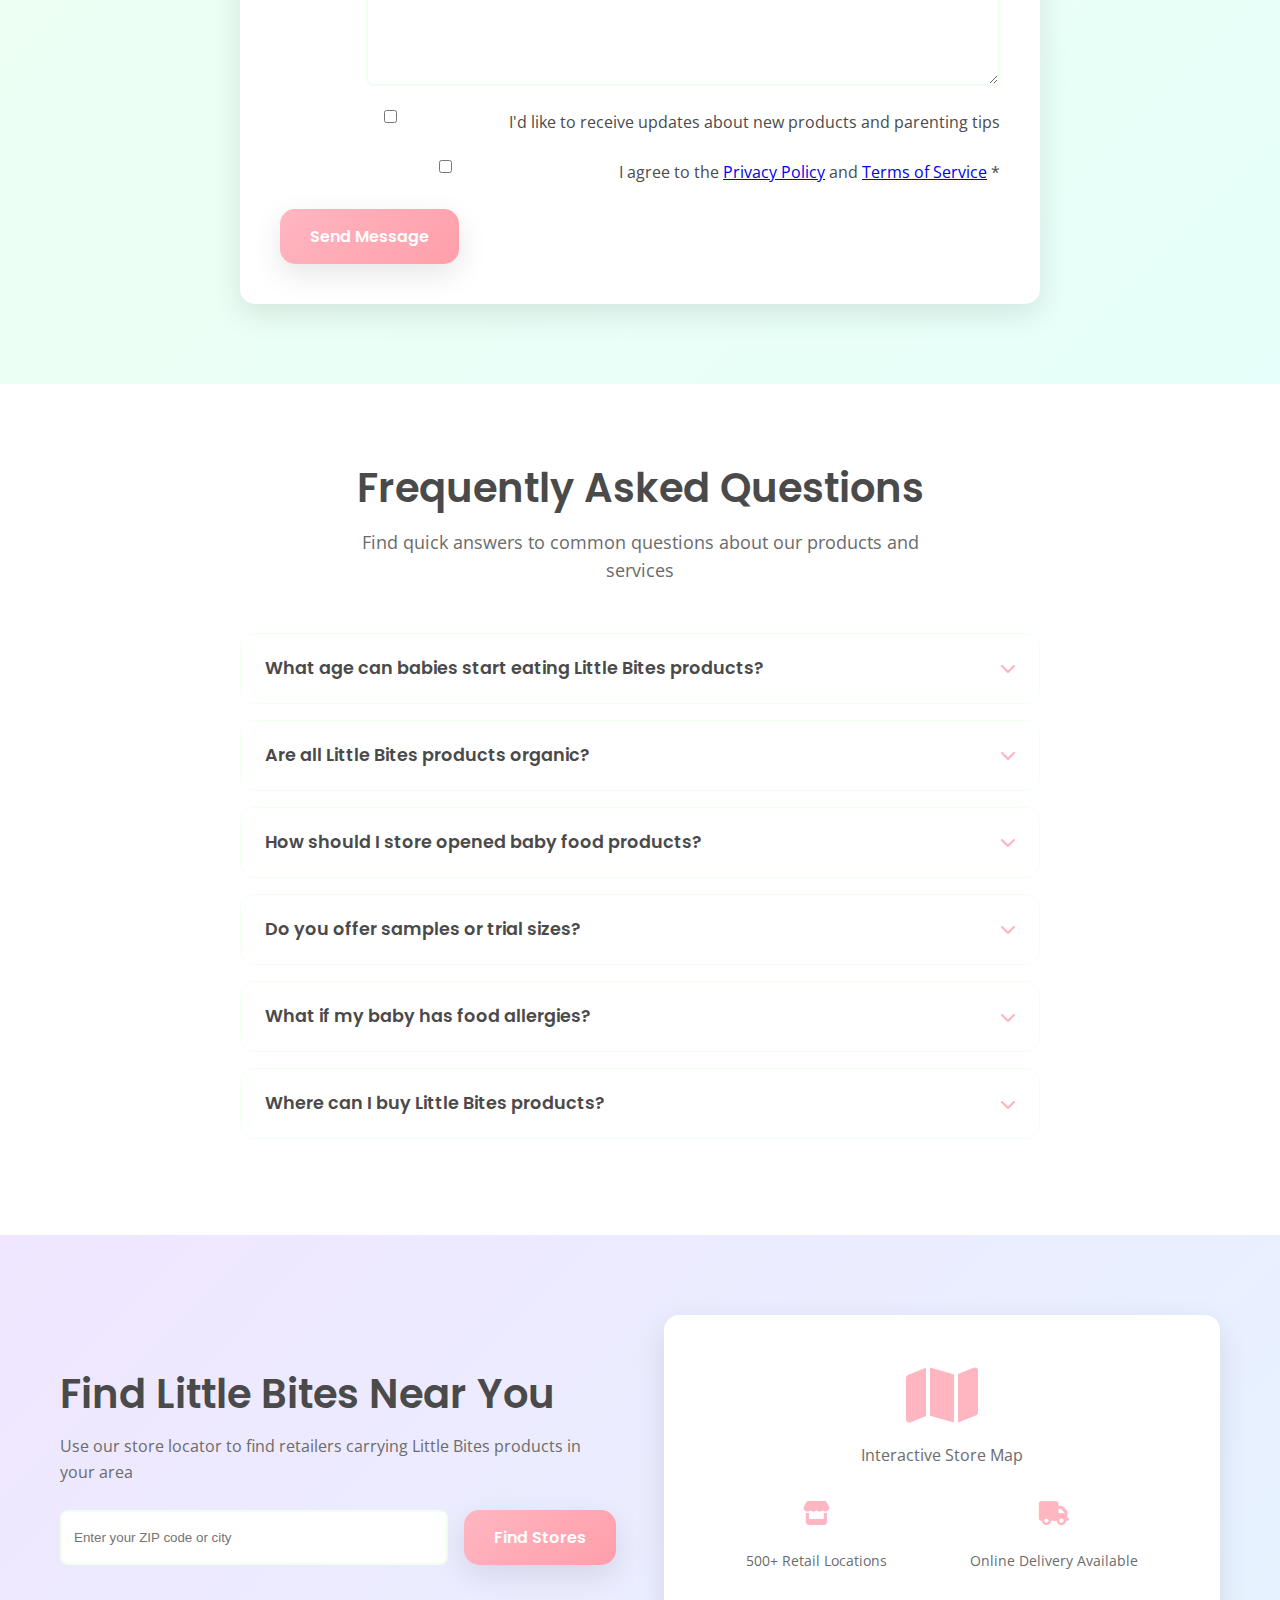
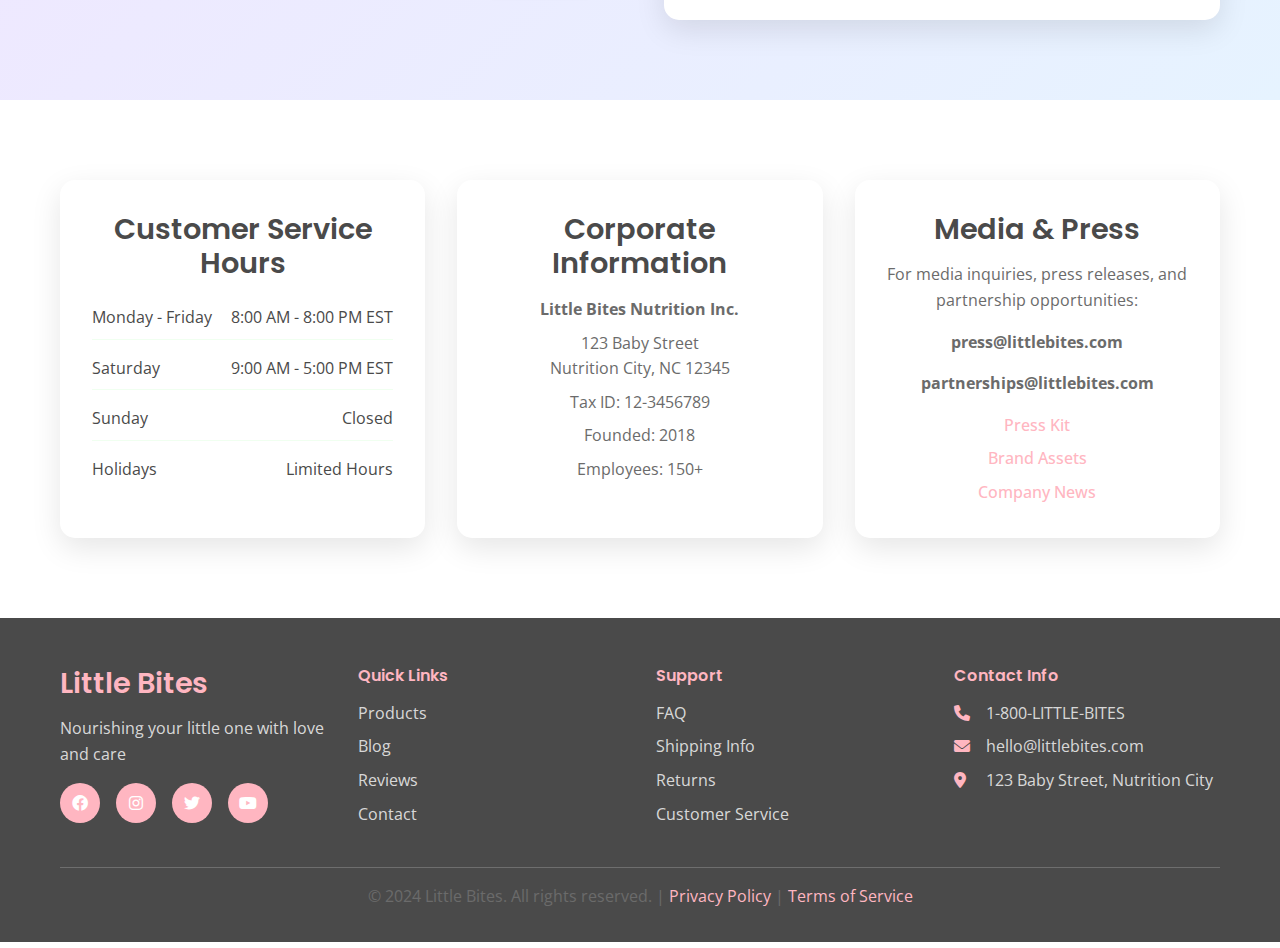
<file: contact.html>
<!DOCTYPE html>
<html lang="en">
  <head>
    <meta charset="UTF-8" />
    <meta name="viewport" content="width=device-width, initial-scale=1.0" />
    <meta
      name="description"
      content="Contact Little Bites for customer support, product inquiries, and feedback. We're here to help with all your baby food questions."
    />
    <meta
      name="keywords"
      content="contact baby food company, customer service, product support, baby food questions"
    />
    <title>Contact Us - Little Bites | Customer Support & Inquiries</title>

    <!-- Google Fonts -->
    <link
      href="https://fonts.googleapis.com/css2?family=Poppins:wght@300;400;600;700&family=Open+Sans:wght@300;400;600&display=swap"
      rel="stylesheet"
    />

    <!-- Font Awesome for icons -->
    <link
      rel="stylesheet"
      href="https://cdnjs.cloudflare.com/ajax/libs/font-awesome/6.0.0/css/all.min.css"
    />

    <!-- Custom CSS -->
    <link rel="stylesheet" href="css/style.css" />
    <link rel="stylesheet" href="css/responsive.css" />
    <link rel="stylesheet" href="css/pages.css">
  </head>
  <body>
    <!-- Navigation -->
    <nav class="navbar">
      <div class="nav-container">
        <div class="nav-logo">
          <h2>Little Bites</h2>
          <span class="logo-tagline">Premium Baby Food</span>
        </div>
        <ul class="nav-menu">
          <li class="nav-item">
            <a href="index.html" class="nav-link">Home</a>
          </li>
          <li class="nav-item">
            <a href="products.html" class="nav-link">Products</a>
          </li>
          <li class="nav-item">
            <a href="testimonials.html" class="nav-link">Testimonials</a>
          </li>
          <li class="nav-item">
            <a href="blog.html" class="nav-link">Blog</a>
          </li>
          <li class="nav-item">
            <a href="contact.html" class="nav-link active">Contact</a>
          </li>
        </ul>
        <div class="hamburger">
          <span class="bar"></span>
          <span class="bar"></span>
          <span class="bar"></span>
        </div>
      </div>
    </nav>

    <!-- Page Header -->
    <section class="page-header">
      <div class="container">
        <div class="header-content">
          <h1>Get in Touch</h1>
          <p>
            We're here to help with any questions about our products, nutrition
            advice, or customer support
          </p>
        </div>
      </div>
    </section>

    <!-- Contact Methods -->
    <section class="contact-methods">
      <div class="container">
        <div class="methods-grid">
          <div class="method-card">
            <div class="method-icon">
              <i class="fas fa-phone"></i>
            </div>
            <h3>Call Us</h3>
            <p>Speak directly with our customer care team</p>
            <div class="method-details">
              <p><strong>1-800-LITTLE-BITES</strong></p>
              <p>Monday - Friday: 8AM - 8PM EST</p>
              <p>Saturday: 9AM - 5PM EST</p>
            </div>
          </div>

          <div class="method-card">
            <div class="method-icon">
              <i class="fas fa-envelope"></i>
            </div>
            <h3>Email Support</h3>
            <p>Send us your questions anytime</p>
            <div class="method-details">
              <p><strong>hello@littlebites.com</strong></p>
              <p>Response within 24 hours</p>
              <p>Available 24/7</p>
            </div>
          </div>

          <div class="method-card">
            <div class="method-icon">
              <i class="fas fa-comments"></i>
            </div>
            <h3>Live Chat</h3>
            <p>Get instant help from our support team</p>
            <div class="method-details">
              <p><strong>Available Now</strong></p>
              <p>Monday - Friday: 9AM - 6PM EST</p>
              <button class="btn btn-primary btn-small">Start Chat</button>
            </div>
          </div>

          <div class="method-card">
            <div class="method-icon">
              <i class="fas fa-map-marker-alt"></i>
            </div>
            <h3>Visit Us</h3>
            <p>Come see our headquarters</p>
            <div class="method-details">
              <p><strong>123 Baby Street</strong></p>
              <p>Nutrition City, NC 12345</p>
              <p>Tours by appointment</p>
            </div>
          </div>
        </div>
      </div>
    </section>

    <!-- Contact Form -->
    <section class="contact-form-section">
      <div class="container">
        <div class="form-container">
          <div class="form-header">
            <h2>Send Us a Message</h2>
            <p>
              Fill out the form below and we'll get back to you as soon as
              possible
            </p>
          </div>

          <form class="contact-form" id="contactForm">
            <div class="form-row">
              <div class="form-group">
                <label for="firstName">First Name *</label>
                <input type="text" id="firstName" name="firstName" required />
              </div>
              <div class="form-group">
                <label for="lastName">Last Name *</label>
                <input type="text" id="lastName" name="lastName" required />
              </div>
            </div>

            <div class="form-row">
              <div class="form-group">
                <label for="email">Email Address *</label>
                <input type="email" id="email" name="email" required />
              </div>
              <div class="form-group">
                <label for="phone">Phone Number</label>
                <input type="tel" id="phone" name="phone" />
              </div>
            </div>

            <div class="form-group">
              <label for="inquiryType">Type of Inquiry *</label>
              <select id="inquiryType" name="inquiryType" required>
                <option value="">Select an option</option>
                <option value="product-question">Product Question</option>
                <option value="nutrition-advice">Nutrition Advice</option>
                <option value="order-support">Order Support</option>
                <option value="feedback">Feedback</option>
                <option value="partnership">Partnership Inquiry</option>
                <option value="media">Media Inquiry</option>
                <option value="other">Other</option>
              </select>
            </div>

            <div class="form-group">
              <label for="babyAge">Baby's Age (Optional)</label>
              <select id="babyAge" name="babyAge">
                <option value="">Select age range</option>
                <option value="0-4-months">0-4 months</option>
                <option value="4-6-months">4-6 months</option>
                <option value="6-9-months">6-9 months</option>
                <option value="9-12-months">9-12 months</option>
                <option value="12-18-months">12-18 months</option>
                <option value="18-24-months">18-24 months</option>
                <option value="2-years-plus">2+ years</option>
              </select>
            </div>

            <div class="form-group">
              <label for="subject">Subject *</label>
              <input
                type="text"
                id="subject"
                name="subject"
                placeholder="Brief description of your inquiry"
                required
              />
            </div>

            <div class="form-group">
              <label for="message">Message *</label>
              <textarea
                id="message"
                name="message"
                rows="6"
                placeholder="Please provide details about your question or concern..."
                required
              ></textarea>
            </div>

            <div class="form-group checkbox-group">
              <input type="checkbox" id="newsletter" name="newsletter" />
              <label for="newsletter"
                >I'd like to receive updates about new products and parenting
                tips</label
              >
            </div>

            <div class="form-group checkbox-group">
              <input type="checkbox" id="privacy" name="privacy" required />
              <label for="privacy"
                >I agree to the <a href="#">Privacy Policy</a> and
                <a href="#">Terms of Service</a> *</label
              >
            </div>

            <button type="submit" class="btn btn-primary">Send Message</button>
          </form>
        </div>
      </div>
    </section>

    <!-- FAQ Section -->
    <section class="faq-section">
      <div class="container">
        <div class="section-header">
          <h2>Frequently Asked Questions</h2>
          <p>
            Find quick answers to common questions about our products and
            services
          </p>
        </div>

        <div class="faq-grid">
          <div class="faq-item">
            <div class="faq-question">
              <h3>What age can babies start eating Little Bites products?</h3>
              <i class="fas fa-chevron-down"></i>
            </div>
            <div class="faq-answer">
              <p>
                Our products are designed for different stages of your baby's
                development. Our First Rice Cereal can be introduced as early as
                4 months (with pediatrician approval), while our purees are
                perfect for babies 6+ months. Each product clearly indicates the
                recommended age range on the packaging.
              </p>
            </div>
          </div>

          <div class="faq-item">
            <div class="faq-question">
              <h3>Are all Little Bites products organic?</h3>
              <i class="fas fa-chevron-down"></i>
            </div>
            <div class="faq-answer">
              <p>
                Yes! All Little Bites products are made with certified organic
                ingredients. We're committed to providing the highest quality,
                safest food for your baby, which is why we source only organic
                fruits, vegetables, grains, and proteins.
              </p>
            </div>
          </div>

          <div class="faq-item">
            <div class="faq-question">
              <h3>How should I store opened baby food products?</h3>
              <i class="fas fa-chevron-down"></i>
            </div>
            <div class="faq-answer">
              <p>
                Once opened, our products should be refrigerated and consumed
                within 48 hours. Never feed directly from the jar if you plan to
                save leftovers - always transfer the portion you'll use to a
                separate bowl to prevent contamination.
              </p>
            </div>
          </div>

          <div class="faq-item">
            <div class="faq-question">
              <h3>Do you offer samples or trial sizes?</h3>
              <i class="fas fa-chevron-down"></i>
            </div>
            <div class="faq-answer">
              <p>
                We occasionally offer sample programs and trial packs. Sign up
                for our newsletter to be notified about sampling opportunities
                and special promotions. You can also find us at baby and
                parenting expos throughout the year.
              </p>
            </div>
          </div>

          <div class="faq-item">
            <div class="faq-question">
              <h3>What if my baby has food allergies?</h3>
              <i class="fas fa-chevron-down"></i>
            </div>
            <div class="faq-answer">
              <p>
                All our products clearly list ingredients and common allergens
                on the packaging. We also have allergen-free options available.
                Always consult with your pediatrician before introducing new
                foods, especially if your baby has known allergies or you have a
                family history of food allergies.
              </p>
            </div>
          </div>

          <div class="faq-item">
            <div class="faq-question">
              <h3>Where can I buy Little Bites products?</h3>
              <i class="fas fa-chevron-down"></i>
            </div>
            <div class="faq-answer">
              <p>
                Our products are available at major grocery stores, baby
                specialty retailers, and online. Use our store locator on the
                website to find the nearest retailer, or order directly from our
                online store for home delivery.
              </p>
            </div>
          </div>
        </div>
      </div>
    </section>

    <!-- Store Locator -->
    <section class="store-locator">
      <div class="container">
        <div class="locator-content">
          <div class="locator-text">
            <h2>Find Little Bites Near You</h2>
            <p>
              Use our store locator to find retailers carrying Little Bites
              products in your area
            </p>
            <div class="locator-form">
              <input type="text" placeholder="Enter your ZIP code or city" />
              <button class="btn btn-primary">Find Stores</button>
            </div>
          </div>
          <div class="locator-map">
            <div class="map-placeholder">
              <i class="fas fa-map fa-4x"></i>
              <p>Interactive Store Map</p>
              <div class="map-features">
                <div class="feature">
                  <i class="fas fa-store"></i>
                  <span>500+ Retail Locations</span>
                </div>
                <div class="feature">
                  <i class="fas fa-truck"></i>
                  <span>Online Delivery Available</span>
                </div>
              </div>
            </div>
          </div>
        </div>
      </div>
    </section>

    <!-- Contact Info -->
    <section class="contact-info-section">
      <div class="container">
        <div class="info-grid">
          <div class="info-card">
            <h3>Customer Service Hours</h3>
            <div class="hours-list">
              <div class="hours-item">
                <span>Monday - Friday</span>
                <span>8:00 AM - 8:00 PM EST</span>
              </div>
              <div class="hours-item">
                <span>Saturday</span>
                <span>9:00 AM - 5:00 PM EST</span>
              </div>
              <div class="hours-item">
                <span>Sunday</span>
                <span>Closed</span>
              </div>
              <div class="hours-item">
                <span>Holidays</span>
                <span>Limited Hours</span>
              </div>
            </div>
          </div>

          <div class="info-card">
            <h3>Corporate Information</h3>
            <div class="corporate-info">
              <p><strong>Little Bites Nutrition Inc.</strong></p>
              <p>
                123 Baby Street<br />
                Nutrition City, NC 12345
              </p>
              <p>Tax ID: 12-3456789</p>
              <p>Founded: 2018</p>
              <p>Employees: 150+</p>
            </div>
          </div>

          <div class="info-card">
            <h3>Media & Press</h3>
            <div class="media-info">
              <p>
                For media inquiries, press releases, and partnership
                opportunities:
              </p>
              <p><strong>press@littlebites.com</strong></p>
              <p><strong>partnerships@littlebites.com</strong></p>
              <div class="media-links">
                <a href="#" class="media-link">Press Kit</a>
                <a href="#" class="media-link">Brand Assets</a>
                <a href="#" class="media-link">Company News</a>
              </div>
            </div>
          </div>
        </div>
      </div>
    </section>

    <!-- Footer -->
    <footer class="footer">
      <div class="container">
        <div class="footer-content">
          <div class="footer-section">
            <div class="footer-logo">
              <h3>Little Bites</h3>
              <p>Nourishing your little one with love and care</p>
            </div>
            <div class="social-links">
              <a href="#" class="social-link"
                ><i class="fab fa-facebook"></i
              ></a>
              <a href="#" class="social-link"
                ><i class="fab fa-instagram"></i
              ></a>
              <a href="#" class="social-link"><i class="fab fa-twitter"></i></a>
              <a href="#" class="social-link"><i class="fab fa-youtube"></i></a>
            </div>
          </div>
          <div class="footer-section">
            <h4>Quick Links</h4>
            <ul class="footer-links">
              <li><a href="products.html">Products</a></li>
              <li><a href="blog.html">Blog</a></li>
              <li><a href="testimonials.html">Reviews</a></li>
              <li><a href="contact.html">Contact</a></li>
            </ul>
          </div>
          <div class="footer-section">
            <h4>Support</h4>
            <ul class="footer-links">
              <li><a href="#">FAQ</a></li>
              <li><a href="#">Shipping Info</a></li>
              <li><a href="#">Returns</a></li>
              <li><a href="#">Customer Service</a></li>
            </ul>
          </div>
          <div class="footer-section">
            <h4>Contact Info</h4>
            <div class="contact-info">
              <p><i class="fas fa-phone"></i> 1-800-LITTLE-BITES</p>
              <p><i class="fas fa-envelope"></i> hello@littlebites.com</p>
              <p>
                <i class="fas fa-map-marker-alt"></i> 123 Baby Street, Nutrition
                City
              </p>
            </div>
          </div>
        </div>
        <div class="footer-bottom">
          <p>
            &copy; 2024 Little Bites. All rights reserved. |
            <a href="#">Privacy Policy</a> | <a href="#">Terms of Service</a>
          </p>
        </div>
      </div>
    </footer>

    <!-- JavaScript -->
    <script src="js/main.js"></script>
  </body>
</html>
</file>
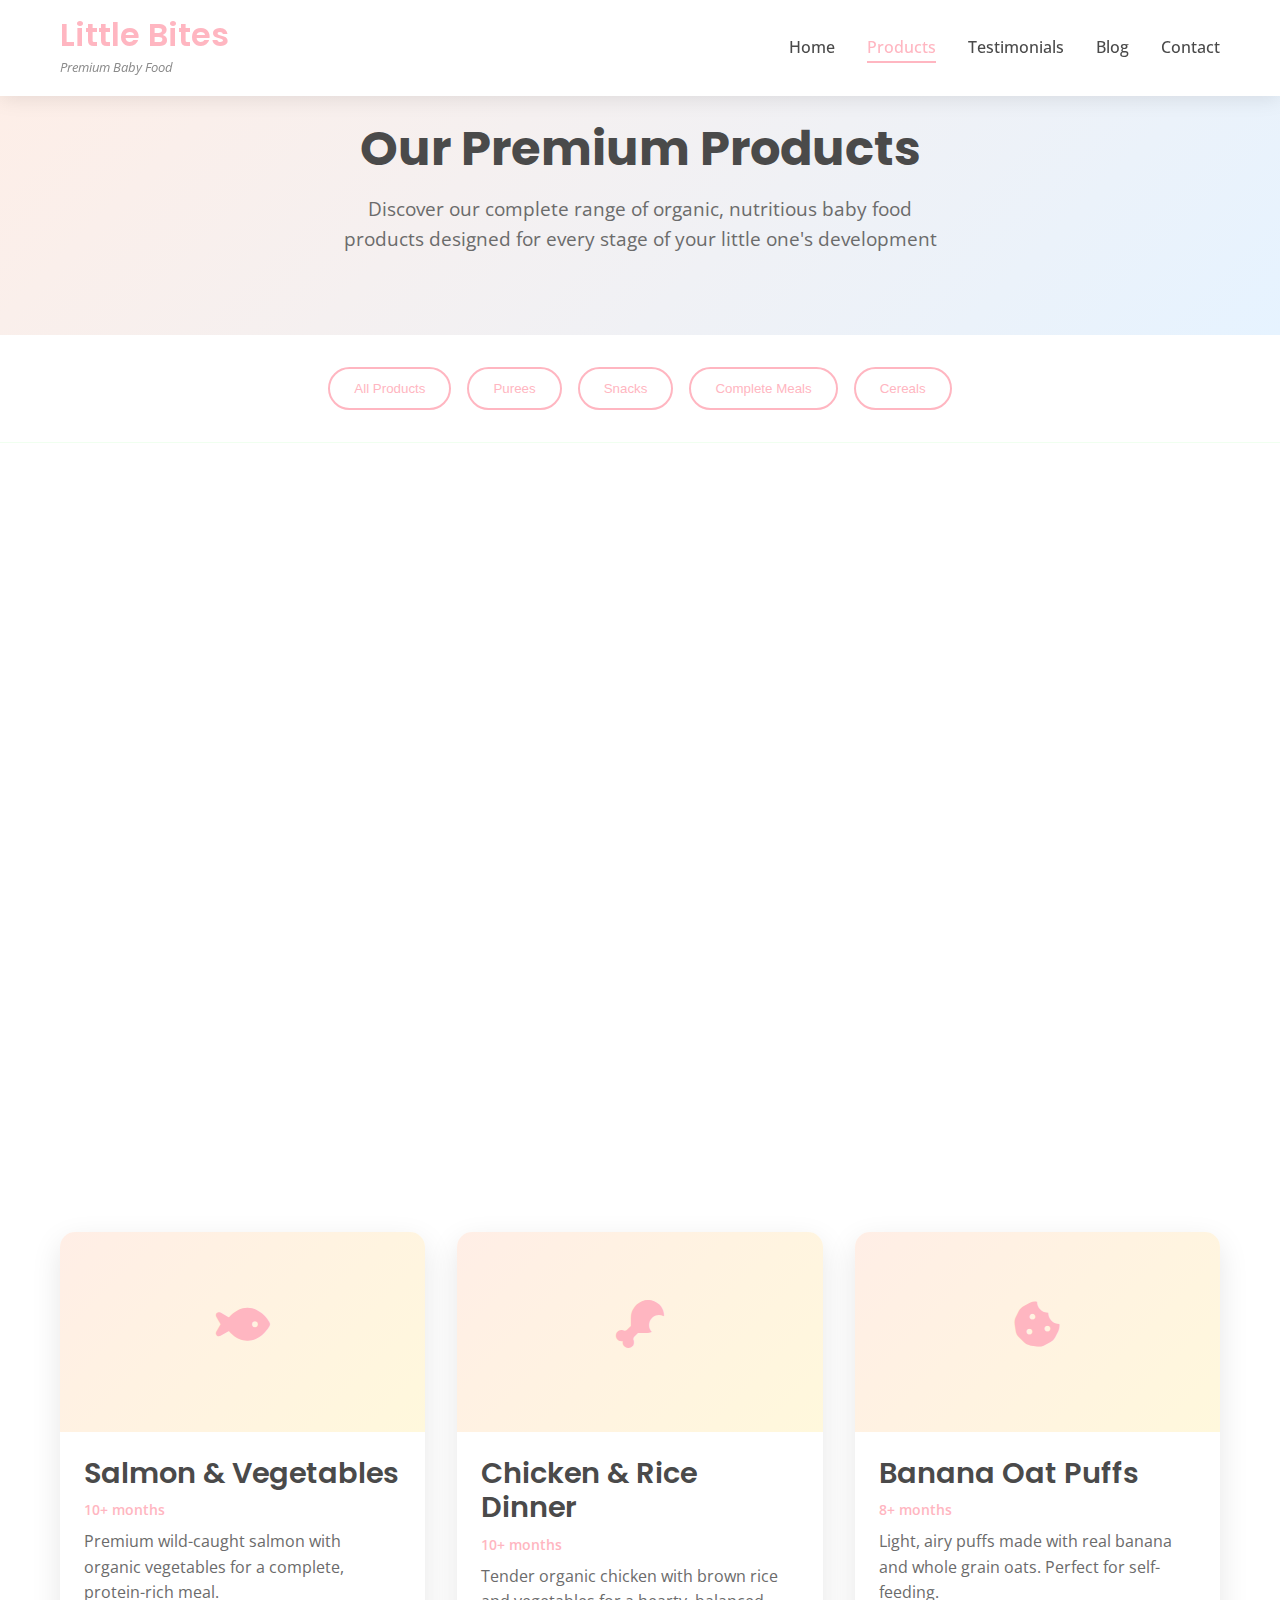
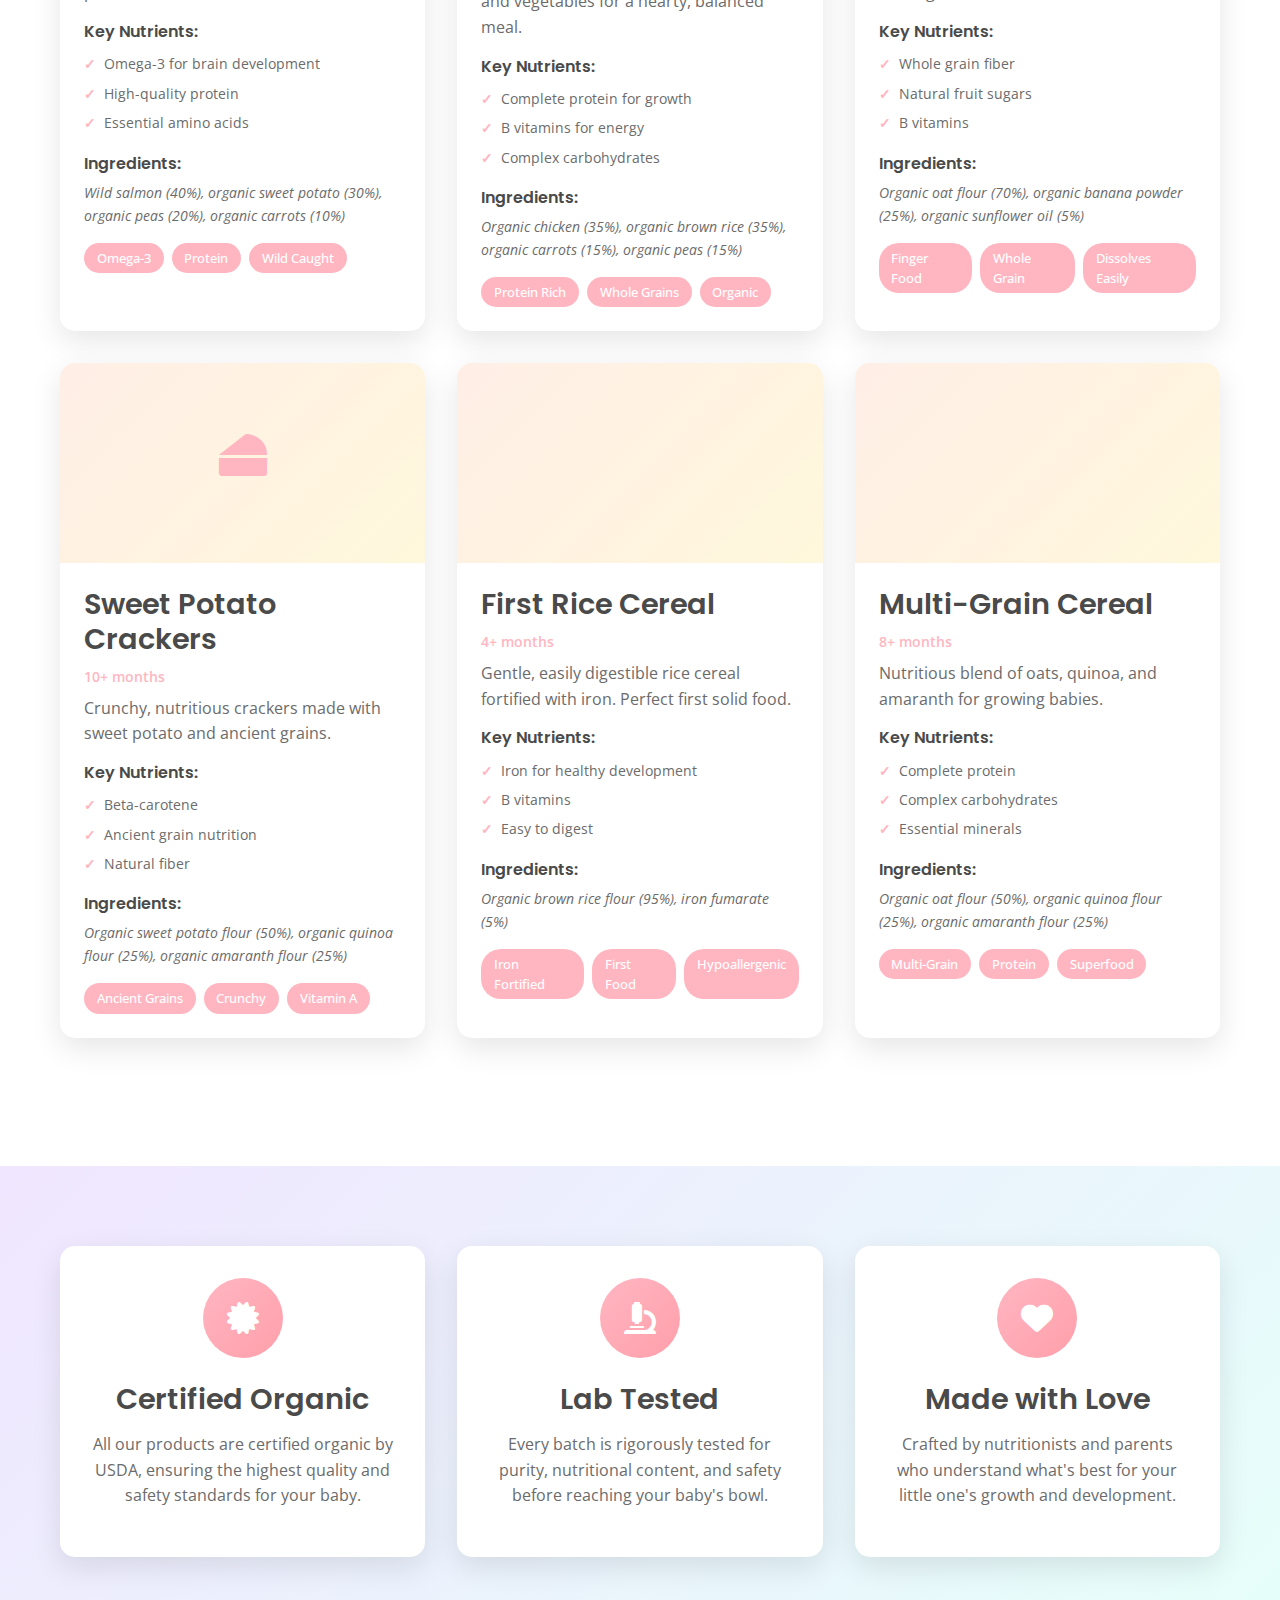
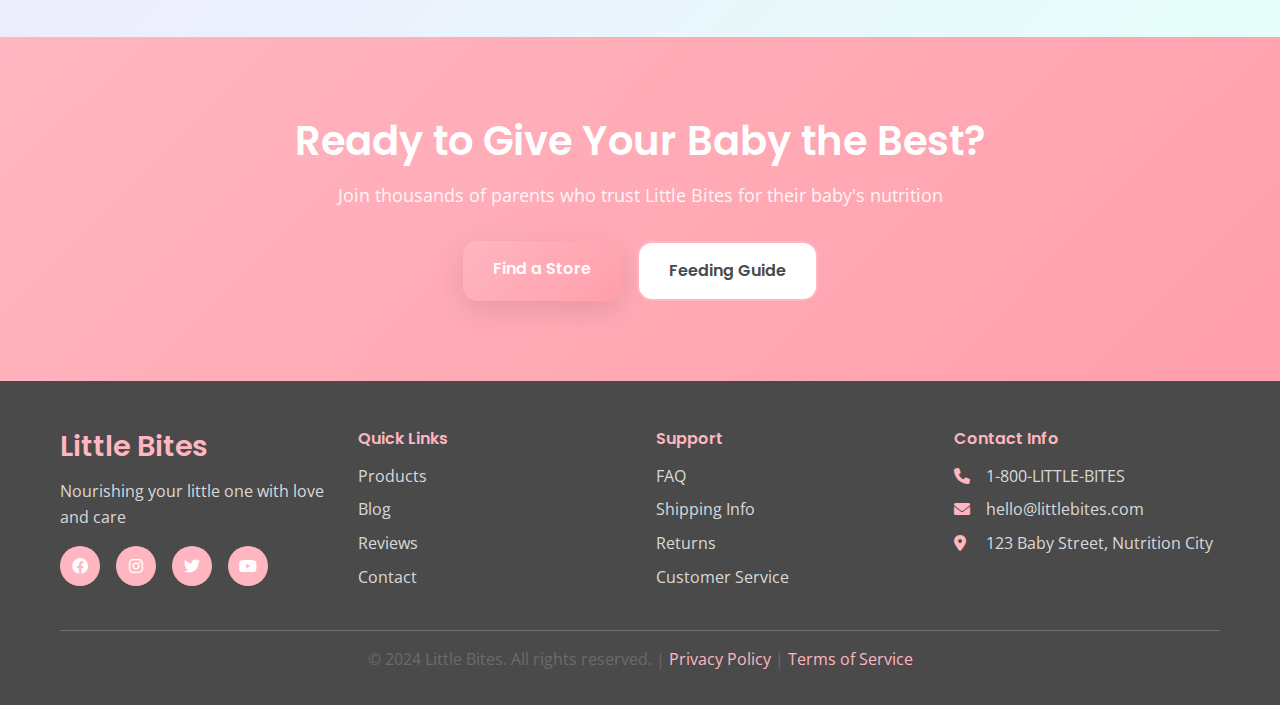
<file: products.html>
<!DOCTYPE html>
<html lang="en">
  <head>
    <meta charset="UTF-8" />
    <meta name="viewport" content="width=device-width, initial-scale=1.0" />
    <meta
      name="description"
      content="Explore our complete range of organic baby food products - purees, snacks, and meals for every stage of your baby's development"
    />
    <meta
      name="keywords"
      content="baby food products, organic purees, baby snacks, infant nutrition, healthy baby meals"
    />
    <title>Our Products - Little Bites | Premium Organic Baby Food</title>

    <!-- Google Fonts -->
    <link
      href="https://fonts.googleapis.com/css2?family=Poppins:wght@300;400;600;700&family=Open+Sans:wght@300;400;600&display=swap"
      rel="stylesheet"
    />

    <!-- Font Awesome for icons -->
    <link
      rel="stylesheet"
      href="https://cdnjs.cloudflare.com/ajax/libs/font-awesome/6.0.0/css/all.min.css"
    />

    <!-- Custom CSS -->
    <link rel="stylesheet" href="css/style.css" />
    <link rel="stylesheet" href="css/responsive.css" />
    <link rel="stylesheet" href="css/pages.css">
  </head>
  <body>
    <!-- Navigation -->
    <nav class="navbar">
      <div class="nav-container">
        <div class="nav-logo">
          <h2>Little Bites</h2>
          <span class="logo-tagline">Premium Baby Food</span>
        </div>
        <ul class="nav-menu">
          <li class="nav-item">
            <a href="index.html" class="nav-link">Home</a>
          </li>
          <li class="nav-item">
            <a href="products.html" class="nav-link active">Products</a>
          </li>
          <li class="nav-item">
            <a href="testimonials.html" class="nav-link">Testimonials</a>
          </li>
          <li class="nav-item">
            <a href="blog.html" class="nav-link">Blog</a>
          </li>
          <li class="nav-item">
            <a href="contact.html" class="nav-link">Contact</a>
          </li>
        </ul>
        <div class="hamburger">
          <span class="bar"></span>
          <span class="bar"></span>
          <span class="bar"></span>
        </div>
      </div>
    </nav>

    <!-- Page Header -->
    <section class="page-header">
      <div class="container">
        <div class="header-content">
          <h1>Our Premium Products</h1>
          <p>
            Discover our complete range of organic, nutritious baby food
            products designed for every stage of your little one's development
          </p>
        </div>
      </div>
    </section>

    <!-- Product Categories Filter -->
    <section class="product-filters">
      <div class="container">
        <div class="filter-buttons">
          <button class="filter-btn " data-filter="all">
            All Products
          </button>
          <button class="filter-btn" data-filter="purees">Purees</button>
          <button class="filter-btn" data-filter="snacks">Snacks</button>
          <button class="filter-btn" data-filter="meals">Complete Meals</button>
          <button class="filter-btn" data-filter="cereals">Cereals</button>
        </div>
      </div>
    </section>

    <!-- Products Grid -->
    <section class="products-section">
      <div class="container">
        <div class="products-grid">
          <!-- Purees -->
          <div class="product-card" data-category="purees">
            <div class="product-image">
              <div class="product-placeholder">
                <i class="fas fa-apple-alt fa-3x"></i>
              </div>
              <div class="product-badge">New</div>
            </div>
            <div class="product-info">
              <h3>Apple & Cinnamon Puree</h3>
              <p class="product-age">6+ months</p>
              <p class="product-description">
                Sweet and aromatic blend of organic apples with a hint of
                cinnamon. Perfect first food for your baby.
              </p>
              <div class="product-nutrition">
                <h4>Key Nutrients:</h4>
                <ul>
                  <li>Vitamin C for immune support</li>
                  <li>Fiber for healthy digestion</li>
                  <li>Natural antioxidants</li>
                </ul>
              </div>
              <div class="product-ingredients">
                <h4>Ingredients:</h4>
                <p>Organic apples (99%), organic cinnamon (1%)</p>
              </div>
              <div class="product-features">
                <span class="feature-tag">Organic</span>
                <span class="feature-tag">No Sugar Added</span>
                <span class="feature-tag">Gluten Free</span>
              </div>
            </div>
          </div>

          <div class="product-card" data-category="purees">
            <div class="product-image">
              <div class="product-placeholder">
                <i class="fas fa-carrot fa-3x"></i>
              </div>
            </div>
            <div class="product-info">
              <h3>Carrot & Sweet Potato</h3>
              <p class="product-age">6+ months</p>
              <p class="product-description">
                Vibrant orange vegetables packed with beta-carotene and natural
                sweetness your baby will love.
              </p>
              <div class="product-nutrition">
                <h4>Key Nutrients:</h4>
                <ul>
                  <li>Vitamin A for eye health</li>
                  <li>Potassium for heart health</li>
                  <li>Complex carbohydrates</li>
                </ul>
              </div>
              <div class="product-ingredients">
                <h4>Ingredients:</h4>
                <p>Organic carrots (60%), organic sweet potato (40%)</p>
              </div>
              <div class="product-features">
                <span class="feature-tag">Vitamin A</span>
                <span class="feature-tag">Fiber Rich</span>
                <span class="feature-tag">Organic</span>
              </div>
            </div>
          </div>

          <div class="product-card" data-category="purees">
            <div class="product-image">
              <div class="product-placeholder">
                <i class="fas fa-seedling fa-3x"></i>
              </div>
            </div>
            <div class="product-info">
              <h3>Green Garden Blend</h3>
              <p class="product-age">8+ months</p>
              <p class="product-description">
                A nutritious mix of peas, spinach, and broccoli to introduce
                your baby to green vegetables.
              </p>
              <div class="product-nutrition">
                <h4>Key Nutrients:</h4>
                <ul>
                  <li>Iron for healthy blood</li>
                  <li>Folate for brain development</li>
                  <li>Vitamin K for bone health</li>
                </ul>
              </div>
              <div class="product-ingredients">
                <h4>Ingredients:</h4>
                <p>
                  Organic peas (40%), organic spinach (30%), organic broccoli
                  (30%)
                </p>
              </div>
              <div class="product-features">
                <span class="feature-tag">Iron Rich</span>
                <span class="feature-tag">Superfood</span>
                <span class="feature-tag">Organic</span>
              </div>
            </div>
          </div>

          <!-- Complete Meals -->
          <div class="product-card" data-category="meals">
            <div class="product-image">
              <div class="product-placeholder">
                <i class="fas fa-fish fa-3x"></i>
              </div>
              <div class="product-badge">Popular</div>
            </div>
            <div class="product-info">
              <h3>Salmon & Vegetables</h3>
              <p class="product-age">10+ months</p>
              <p class="product-description">
                Premium wild-caught salmon with organic vegetables for a
                complete, protein-rich meal.
              </p>
              <div class="product-nutrition">
                <h4>Key Nutrients:</h4>
                <ul>
                  <li>Omega-3 for brain development</li>
                  <li>High-quality protein</li>
                  <li>Essential amino acids</li>
                </ul>
              </div>
              <div class="product-ingredients">
                <h4>Ingredients:</h4>
                <p>
                  Wild salmon (40%), organic sweet potato (30%), organic peas
                  (20%), organic carrots (10%)
                </p>
              </div>
              <div class="product-features">
                <span class="feature-tag">Omega-3</span>
                <span class="feature-tag">Protein</span>
                <span class="feature-tag">Wild Caught</span>
              </div>
            </div>
          </div>

          <div class="product-card" data-category="meals">
            <div class="product-image">
              <div class="product-placeholder">
                <i class="fas fa-drumstick-bite fa-3x"></i>
              </div>
            </div>
            <div class="product-info">
              <h3>Chicken & Rice Dinner</h3>
              <p class="product-age">10+ months</p>
              <p class="product-description">
                Tender organic chicken with brown rice and vegetables for a
                hearty, balanced meal.
              </p>
              <div class="product-nutrition">
                <h4>Key Nutrients:</h4>
                <ul>
                  <li>Complete protein for growth</li>
                  <li>B vitamins for energy</li>
                  <li>Complex carbohydrates</li>
                </ul>
              </div>
              <div class="product-ingredients">
                <h4>Ingredients:</h4>
                <p>
                  Organic chicken (35%), organic brown rice (35%), organic
                  carrots (15%), organic peas (15%)
                </p>
              </div>
              <div class="product-features">
                <span class="feature-tag">Protein Rich</span>
                <span class="feature-tag">Whole Grains</span>
                <span class="feature-tag">Organic</span>
              </div>
            </div>
          </div>

          <!-- Snacks -->
          <div class="product-card" data-category="snacks">
            <div class="product-image">
              <div class="product-placeholder">
                <i class="fas fa-cookie-bite fa-3x"></i>
              </div>
            </div>
            <div class="product-info">
              <h3>Banana Oat Puffs</h3>
              <p class="product-age">8+ months</p>
              <p class="product-description">
                Light, airy puffs made with real banana and whole grain oats.
                Perfect for self-feeding.
              </p>
              <div class="product-nutrition">
                <h4>Key Nutrients:</h4>
                <ul>
                  <li>Whole grain fiber</li>
                  <li>Natural fruit sugars</li>
                  <li>B vitamins</li>
                </ul>
              </div>
              <div class="product-ingredients">
                <h4>Ingredients:</h4>
                <p>
                  Organic oat flour (70%), organic banana powder (25%), organic
                  sunflower oil (5%)
                </p>
              </div>
              <div class="product-features">
                <span class="feature-tag">Finger Food</span>
                <span class="feature-tag">Whole Grain</span>
                <span class="feature-tag">Dissolves Easily</span>
              </div>
            </div>
          </div>

          <div class="product-card" data-category="snacks">
            <div class="product-image">
              <div class="product-placeholder">
                <i class="fas fa-cheese fa-3x"></i>
              </div>
            </div>
            <div class="product-info">
              <h3>Sweet Potato Crackers</h3>
              <p class="product-age">10+ months</p>
              <p class="product-description">
                Crunchy, nutritious crackers made with sweet potato and ancient
                grains.
              </p>
              <div class="product-nutrition">
                <h4>Key Nutrients:</h4>
                <ul>
                  <li>Beta-carotene</li>
                  <li>Ancient grain nutrition</li>
                  <li>Natural fiber</li>
                </ul>
              </div>
              <div class="product-ingredients">
                <h4>Ingredients:</h4>
                <p>
                  Organic sweet potato flour (50%), organic quinoa flour (25%),
                  organic amaranth flour (25%)
                </p>
              </div>
              <div class="product-features">
                <span class="feature-tag">Ancient Grains</span>
                <span class="feature-tag">Crunchy</span>
                <span class="feature-tag">Vitamin A</span>
              </div>
            </div>
          </div>

          <!-- Cereals -->
          <div class="product-card" data-category="cereals">
            <div class="product-image">
              <div class="product-placeholder">
                <i class="fas fa-bowl-rice fa-3x"></i>
              </div>
            </div>
            <div class="product-info">
              <h3>First Rice Cereal</h3>
              <p class="product-age">4+ months</p>
              <p class="product-description">
                Gentle, easily digestible rice cereal fortified with iron.
                Perfect first solid food.
              </p>
              <div class="product-nutrition">
                <h4>Key Nutrients:</h4>
                <ul>
                  <li>Iron for healthy development</li>
                  <li>B vitamins</li>
                  <li>Easy to digest</li>
                </ul>
              </div>
              <div class="product-ingredients">
                <h4>Ingredients:</h4>
                <p>Organic brown rice flour (95%), iron fumarate (5%)</p>
              </div>
              <div class="product-features">
                <span class="feature-tag">Iron Fortified</span>
                <span class="feature-tag">First Food</span>
                <span class="feature-tag">Hypoallergenic</span>
              </div>
            </div>
          </div>

          <div class="product-card" data-category="cereals">
            <div class="product-image">
              <div class="product-placeholder">
                <i class="fas fa-wheat fa-3x"></i>
              </div>
            </div>
            <div class="product-info">
              <h3>Multi-Grain Cereal</h3>
              <p class="product-age">8+ months</p>
              <p class="product-description">
                Nutritious blend of oats, quinoa, and amaranth for growing
                babies.
              </p>
              <div class="product-nutrition">
                <h4>Key Nutrients:</h4>
                <ul>
                  <li>Complete protein</li>
                  <li>Complex carbohydrates</li>
                  <li>Essential minerals</li>
                </ul>
              </div>
              <div class="product-ingredients">
                <h4>Ingredients:</h4>
                <p>
                  Organic oat flour (50%), organic quinoa flour (25%), organic
                  amaranth flour (25%)
                </p>
              </div>
              <div class="product-features">
                <span class="feature-tag">Multi-Grain</span>
                <span class="feature-tag">Protein</span>
                <span class="feature-tag">Superfood</span>
              </div>
            </div>
          </div>
        </div>
      </div>
    </section>

    <!-- Product Information Section -->
    <section class="product-info-section">
      <div class="container">
        <div class="info-grid">
          <div class="info-card">
            <div class="info-icon">
              <i class="fas fa-certificate"></i>
            </div>
            <h3>Certified Organic</h3>
            <p>
              All our products are certified organic by USDA, ensuring the
              highest quality and safety standards for your baby.
            </p>
          </div>
          <div class="info-card">
            <div class="info-icon">
              <i class="fas fa-microscope"></i>
            </div>
            <h3>Lab Tested</h3>
            <p>
              Every batch is rigorously tested for purity, nutritional content,
              and safety before reaching your baby's bowl.
            </p>
          </div>
          <div class="info-card">
            <div class="info-icon">
              <i class="fas fa-heart"></i>
            </div>
            <h3>Made with Love</h3>
            <p>
              Crafted by nutritionists and parents who understand what's best
              for your little one's growth and development.
            </p>
          </div>
        </div>
      </div>
    </section>

    <!-- Call to Action -->
    <section class="cta-section">
      <div class="container">
        <div class="cta-content">
          <h2>Ready to Give Your Baby the Best?</h2>
          <p>
            Join thousands of parents who trust Little Bites for their baby's
            nutrition
          </p>
          <div class="cta-buttons">
            <a href="contact.html" class="btn btn-primary">Find a Store</a>
            <a href="blog.html" class="btn btn-secondary">Feeding Guide</a>
          </div>
        </div>
      </div>
    </section>

    <!-- Footer -->
    <footer class="footer">
      <div class="container">
        <div class="footer-content">
          <div class="footer-section">
            <div class="footer-logo">
              <h3>Little Bites</h3>
              <p>Nourishing your little one with love and care</p>
            </div>
            <div class="social-links">
              <a href="#" class="social-link"
                ><i class="fab fa-facebook"></i
              ></a>
              <a href="#" class="social-link"
                ><i class="fab fa-instagram"></i
              ></a>
              <a href="#" class="social-link"><i class="fab fa-twitter"></i></a>
              <a href="#" class="social-link"><i class="fab fa-youtube"></i></a>
            </div>
          </div>
          <div class="footer-section">
            <h4>Quick Links</h4>
            <ul class="footer-links">
              <li><a href="products.html">Products</a></li>
              <li><a href="blog.html">Blog</a></li>
              <li><a href="testimonials.html">Reviews</a></li>
              <li><a href="contact.html">Contact</a></li>
            </ul>
          </div>
          <div class="footer-section">
            <h4>Support</h4>
            <ul class="footer-links">
              <li><a href="#">FAQ</a></li>
              <li><a href="#">Shipping Info</a></li>
              <li><a href="#">Returns</a></li>
              <li><a href="#">Customer Service</a></li>
            </ul>
          </div>
          <div class="footer-section">
            <h4>Contact Info</h4>
            <div class="contact-info">
              <p><i class="fas fa-phone"></i> 1-800-LITTLE-BITES</p>
              <p><i class="fas fa-envelope"></i> hello@littlebites.com</p>
              <p>
                <i class="fas fa-map-marker-alt"></i> 123 Baby Street, Nutrition
                City
              </p>
            </div>
          </div>
        </div>
        <div class="footer-bottom">
          <p>
            &copy; 2024 Little Bites. All rights reserved. |
            <a href="#">Privacy Policy</a> | <a href="#">Terms of Service</a>
          </p>
        </div>
      </div>
    </footer>

    <!-- JavaScript -->
    <script src="js/main.js"></script>
  </body>
</html>
</file>
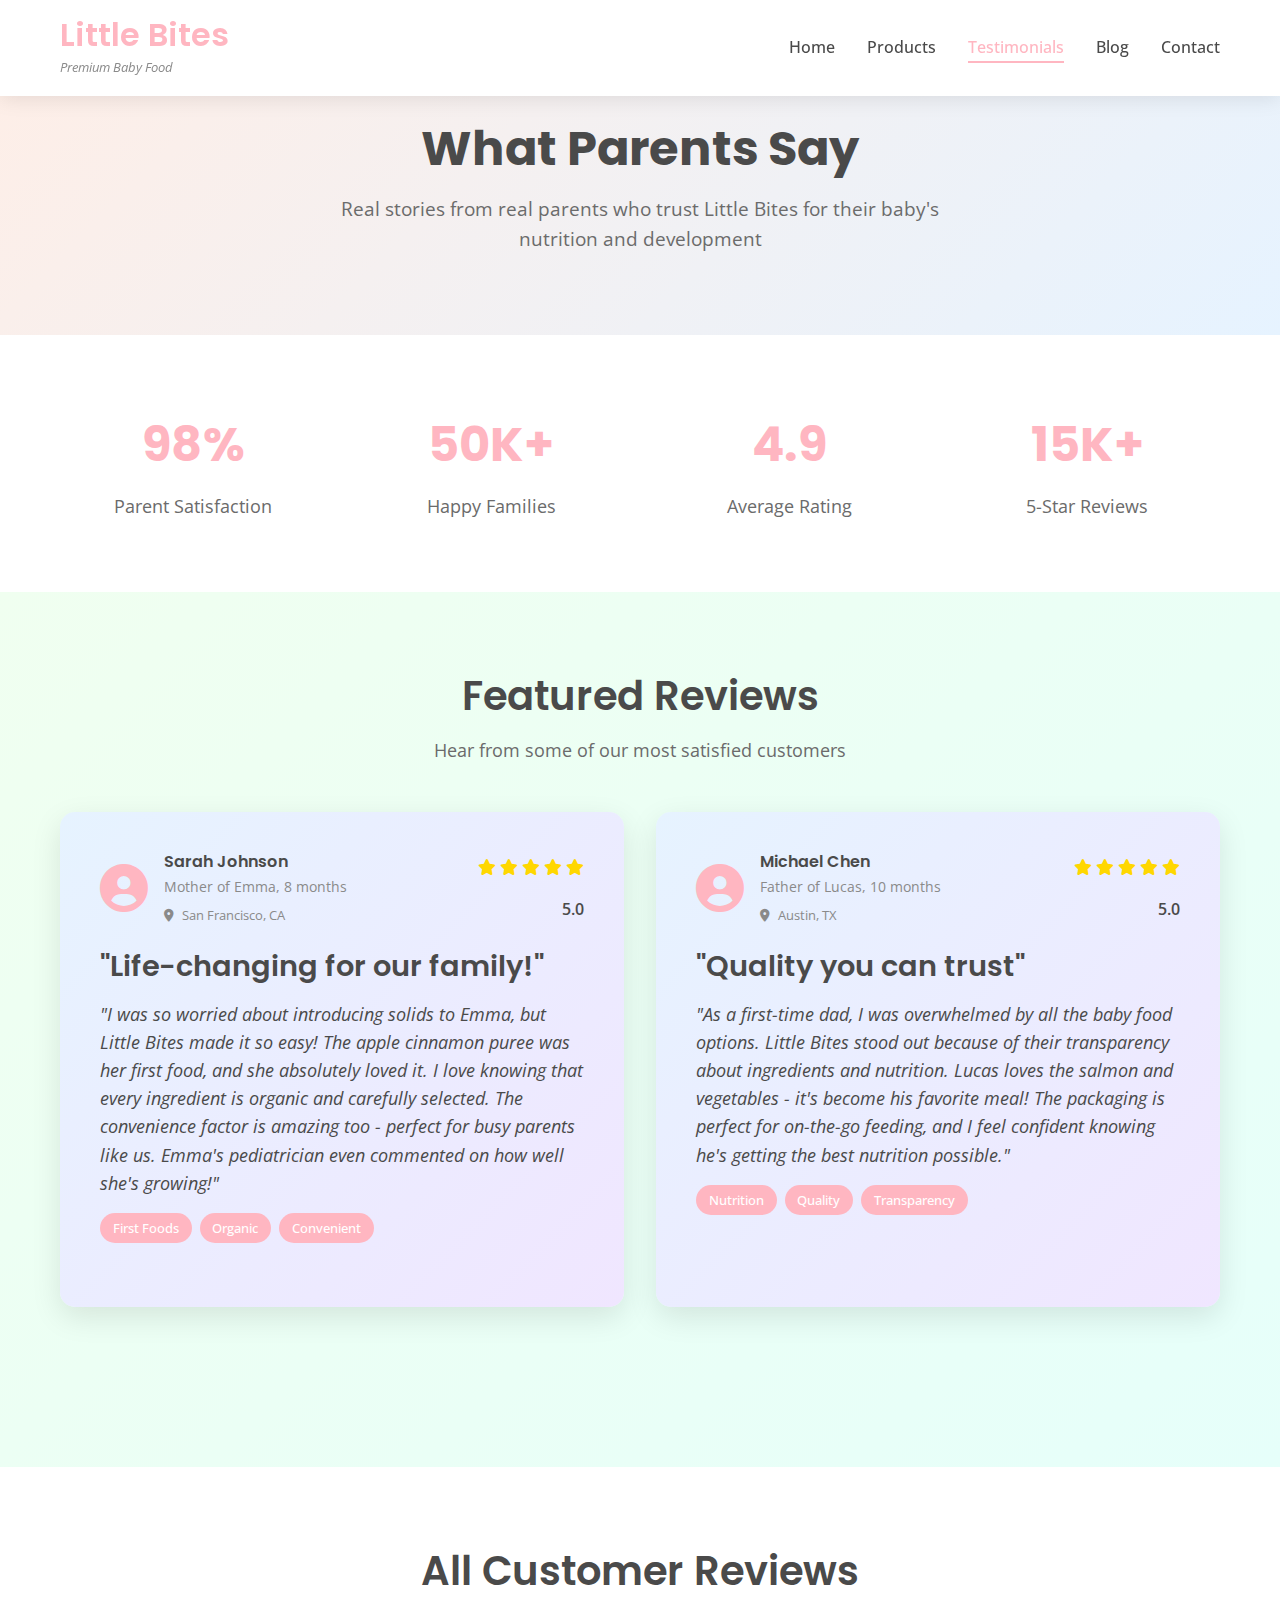
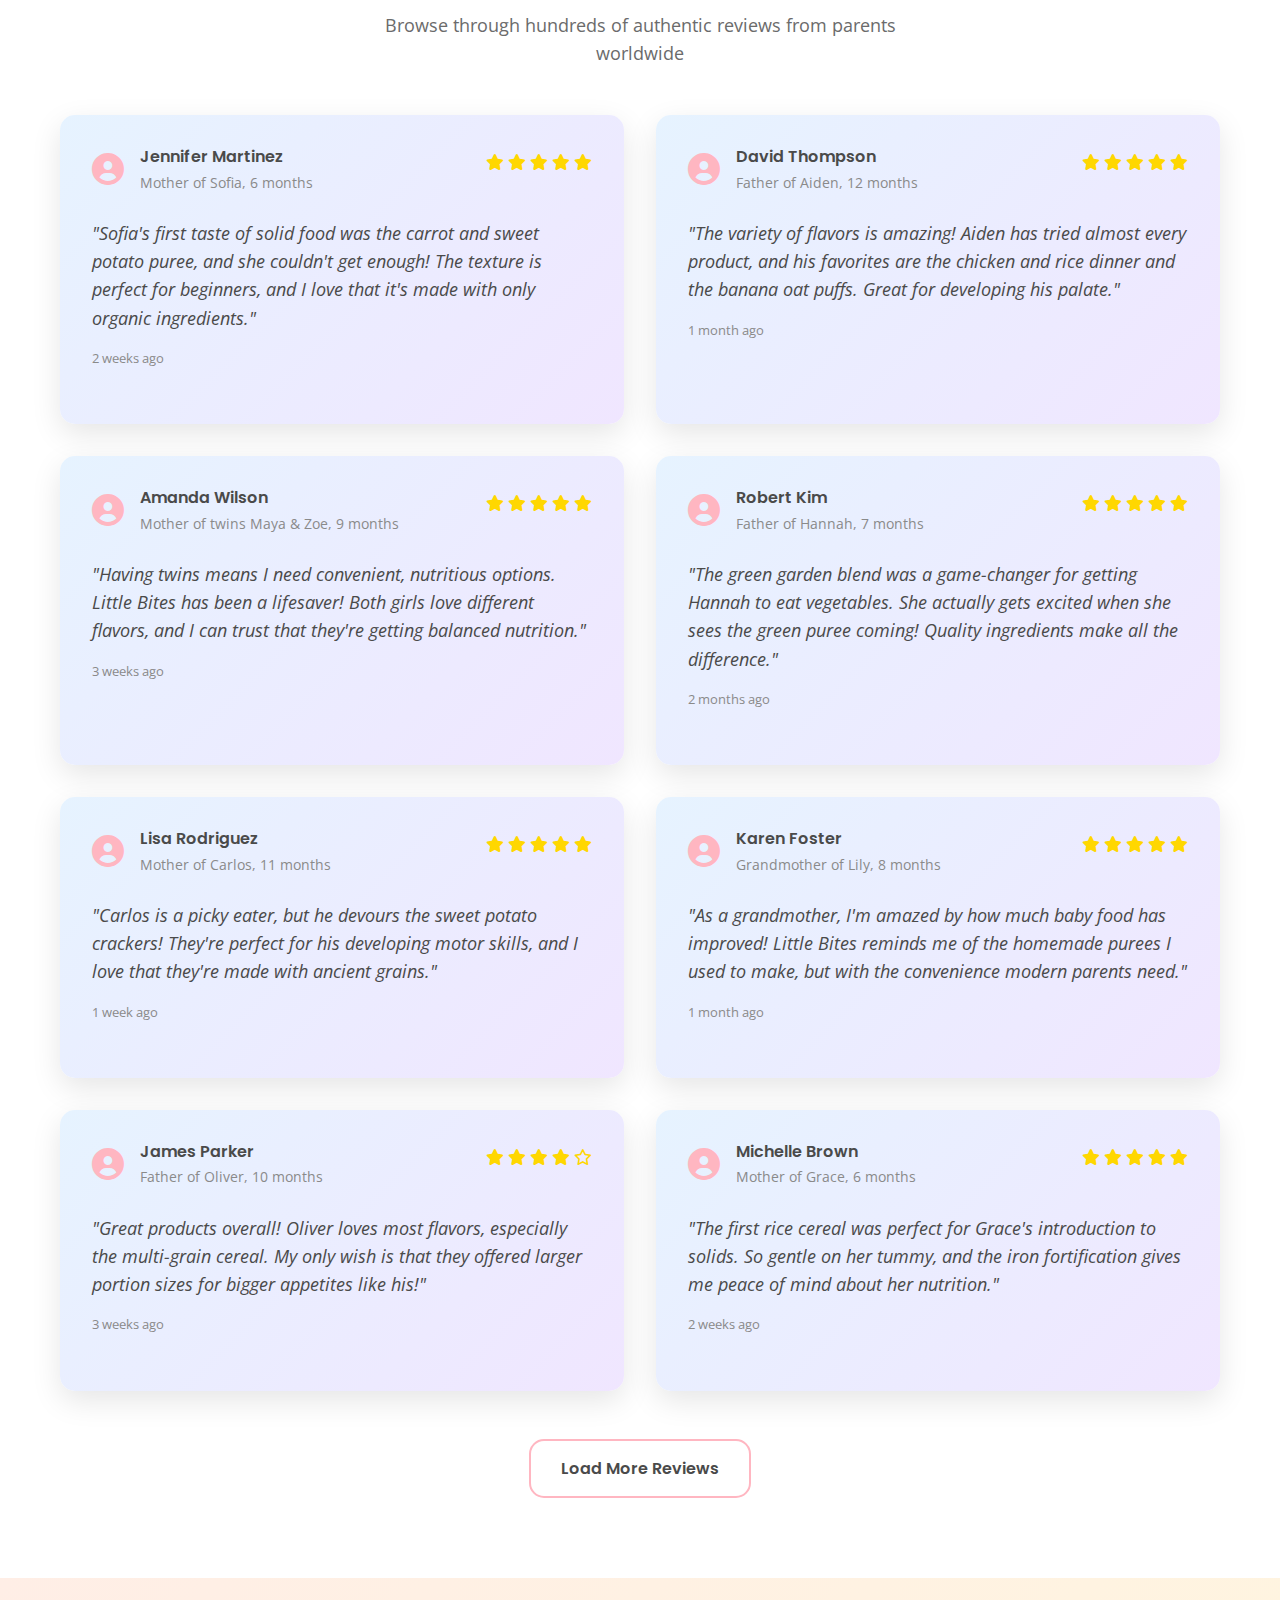
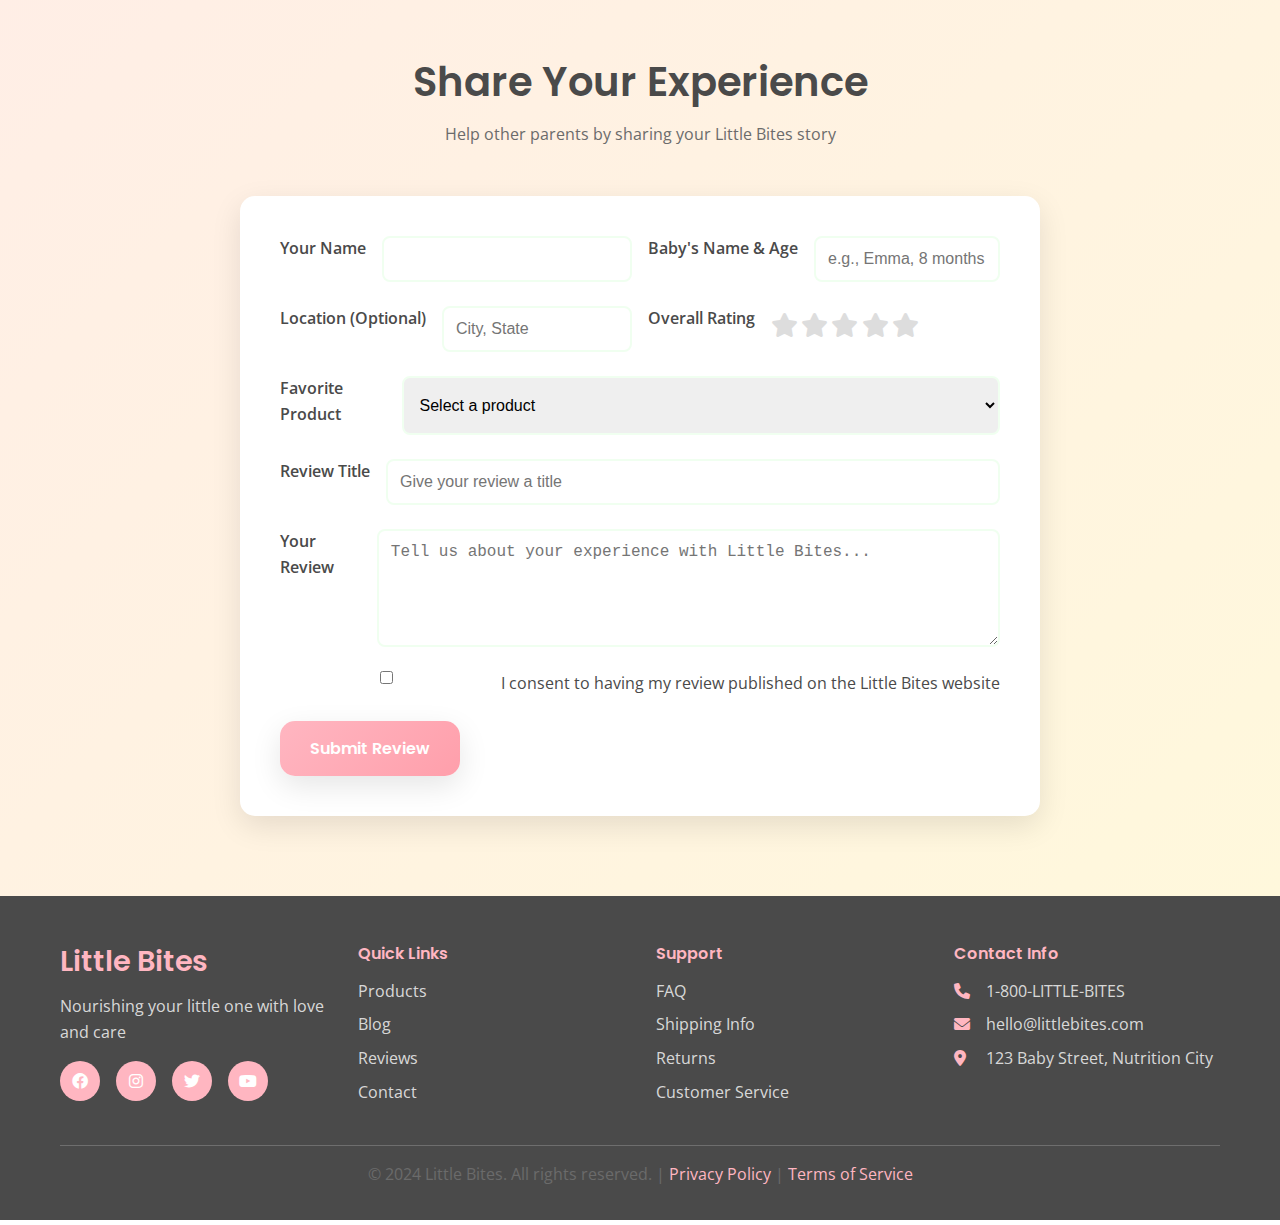
<file: testimonials.html>
<!DOCTYPE html>
<html lang="en">
  <head>
    <meta charset="UTF-8" />
    <meta name="viewport" content="width=device-width, initial-scale=1.0" />
    <meta
      name="description"
      content="Read real reviews from parents who trust Little Bites for their baby's nutrition. See what makes our organic baby food special."
    />
    <meta
      name="keywords"
      content="baby food reviews, parent testimonials, organic baby food feedback, customer reviews"
    />
    <title>
      Customer Reviews - Little Bites | What Parents Say About Our Baby Food
    </title>

    <!-- Google Fonts -->
    <link
      href="https://fonts.googleapis.com/css2?family=Poppins:wght@300;400;600;700&family=Open+Sans:wght@300;400;600&display=swap"
      rel="stylesheet"
    />

    <!-- Font Awesome for icons -->
    <link
      rel="stylesheet"
      href="https://cdnjs.cloudflare.com/ajax/libs/font-awesome/6.0.0/css/all.min.css"
    />

    <!-- Custom CSS -->
    <link rel="stylesheet" href="css/style.css" />
    <link rel="stylesheet" href="css/responsive.css" />
    <link rel="stylesheet" href="css/pages.css">
  </head>
  <body>
    <!-- Navigation -->
    <nav class="navbar">
      <div class="nav-container">
        <div class="nav-logo">
          <h2>Little Bites</h2>
          <span class="logo-tagline">Premium Baby Food</span>
        </div>
        <ul class="nav-menu">
          <li class="nav-item">
            <a href="index.html" class="nav-link">Home</a>
          </li>
          <li class="nav-item">
            <a href="products.html" class="nav-link">Products</a>
          </li>
          <li class="nav-item">
            <a href="testimonials.html" class="nav-link active">Testimonials</a>
          </li>
          <li class="nav-item">
            <a href="blog.html" class="nav-link">Blog</a>
          </li>
          <li class="nav-item">
            <a href="contact.html" class="nav-link">Contact</a>
          </li>
        </ul>
        <div class="hamburger">
          <span class="bar"></span>
          <span class="bar"></span>
          <span class="bar"></span>
        </div>
      </div>
    </nav>

    <!-- Page Header -->
    <section class="page-header">
      <div class="container">
        <div class="header-content">
          <h1>What Parents Say</h1>
          <p>
            Real stories from real parents who trust Little Bites for their
            baby's nutrition and development
          </p>
        </div>
      </div>
    </section>

    <!-- Statistics Section -->
    <section class="stats-section">
      <div class="container">
        <div class="stats-grid">
          <div class="stat-card">
            <div class="stat-number">98%</div>
            <div class="stat-label">Parent Satisfaction</div>
          </div>
          <div class="stat-card">
            <div class="stat-number">50K+</div>
            <div class="stat-label">Happy Families</div>
          </div>
          <div class="stat-card">
            <div class="stat-number">4.9</div>
            <div class="stat-label">Average Rating</div>
          </div>
          <div class="stat-card">
            <div class="stat-number">15K+</div>
            <div class="stat-label">5-Star Reviews</div>
          </div>
        </div>
      </div>
    </section>

    <!-- Featured Testimonials -->
    <section class="featured-testimonials">
      <div class="container">
        <div class="section-header">
          <h2>Featured Reviews</h2>
          <p>Hear from some of our most satisfied customers</p>
        </div>

        <div class="testimonials-grid">
          <div class="testimonial-card featured">
            <div class="testimonial-header">
              <div class="author-avatar">
                <i class="fas fa-user-circle fa-3x"></i>
              </div>
              <div class="author-info">
                <h4>Sarah Johnson</h4>
                <span>Mother of Emma, 8 months</span>
                <div class="location">
                  <i class="fas fa-map-marker-alt"></i>
                  San Francisco, CA
                </div>
              </div>
              <div class="rating">
                <div class="stars">
                  <i class="fas fa-star"></i>
                  <i class="fas fa-star"></i>
                  <i class="fas fa-star"></i>
                  <i class="fas fa-star"></i>
                  <i class="fas fa-star"></i>
                </div>
                <span class="rating-text">5.0</span>
              </div>
            </div>
            <div class="testimonial-content">
              <h3>"Life-changing for our family!"</h3>
              <p>
                "I was so worried about introducing solids to Emma, but Little
                Bites made it so easy! The apple cinnamon puree was her first
                food, and she absolutely loved it. I love knowing that every
                ingredient is organic and carefully selected. The convenience
                factor is amazing too - perfect for busy parents like us. Emma's
                pediatrician even commented on how well she's growing!"
              </p>
              <div class="testimonial-tags">
                <span class="tag">First Foods</span>
                <span class="tag">Organic</span>
                <span class="tag">Convenient</span>
              </div>
            </div>
          </div>

          <div class="testimonial-card featured">
            <div class="testimonial-header">
              <div class="author-avatar">
                <i class="fas fa-user-circle fa-3x"></i>
              </div>
              <div class="author-info">
                <h4>Michael Chen</h4>
                <span>Father of Lucas, 10 months</span>
                <div class="location">
                  <i class="fas fa-map-marker-alt"></i>
                  Austin, TX
                </div>
              </div>
              <div class="rating">
                <div class="stars">
                  <i class="fas fa-star"></i>
                  <i class="fas fa-star"></i>
                  <i class="fas fa-star"></i>
                  <i class="fas fa-star"></i>
                  <i class="fas fa-star"></i>
                </div>
                <span class="rating-text">5.0</span>
              </div>
            </div>
            <div class="testimonial-content">
              <h3>"Quality you can trust"</h3>
              <p>
                "As a first-time dad, I was overwhelmed by all the baby food
                options. Little Bites stood out because of their transparency
                about ingredients and nutrition. Lucas loves the salmon and
                vegetables - it's become his favorite meal! The packaging is
                perfect for on-the-go feeding, and I feel confident knowing he's
                getting the best nutrition possible."
              </p>
              <div class="testimonial-tags">
                <span class="tag">Nutrition</span>
                <span class="tag">Quality</span>
                <span class="tag">Transparency</span>
              </div>
            </div>
          </div>
        </div>
      </div>
    </section>

    <!-- All Testimonials -->
    <section class="all-testimonials">
      <div class="container">
        <div class="section-header">
          <h2>All Customer Reviews</h2>
          <p>
            Browse through hundreds of authentic reviews from parents worldwide
          </p>
        </div>

        <div class="testimonials-grid">
          <div class="testimonial-card">
            <div class="testimonial-header">
              <div class="author-avatar">
                <i class="fas fa-user-circle fa-2x"></i>
              </div>
              <div class="author-info">
                <h4>Jennifer Martinez</h4>
                <span>Mother of Sofia, 6 months</span>
              </div>
              <div class="rating">
                <div class="stars">
                  <i class="fas fa-star"></i>
                  <i class="fas fa-star"></i>
                  <i class="fas fa-star"></i>
                  <i class="fas fa-star"></i>
                  <i class="fas fa-star"></i>
                </div>
              </div>
            </div>
            <div class="testimonial-content">
              <p>
                "Sofia's first taste of solid food was the carrot and sweet
                potato puree, and she couldn't get enough! The texture is
                perfect for beginners, and I love that it's made with only
                organic ingredients."
              </p>
              <div class="testimonial-date">2 weeks ago</div>
            </div>
          </div>

          <div class="testimonial-card">
            <div class="testimonial-header">
              <div class="author-avatar">
                <i class="fas fa-user-circle fa-2x"></i>
              </div>
              <div class="author-info">
                <h4>David Thompson</h4>
                <span>Father of Aiden, 12 months</span>
              </div>
              <div class="rating">
                <div class="stars">
                  <i class="fas fa-star"></i>
                  <i class="fas fa-star"></i>
                  <i class="fas fa-star"></i>
                  <i class="fas fa-star"></i>
                  <i class="fas fa-star"></i>
                </div>
              </div>
            </div>
            <div class="testimonial-content">
              <p>
                "The variety of flavors is amazing! Aiden has tried almost every
                product, and his favorites are the chicken and rice dinner and
                the banana oat puffs. Great for developing his palate."
              </p>
              <div class="testimonial-date">1 month ago</div>
            </div>
          </div>

          <div class="testimonial-card">
            <div class="testimonial-header">
              <div class="author-avatar">
                <i class="fas fa-user-circle fa-2x"></i>
              </div>
              <div class="author-info">
                <h4>Amanda Wilson</h4>
                <span>Mother of twins Maya & Zoe, 9 months</span>
              </div>
              <div class="rating">
                <div class="stars">
                  <i class="fas fa-star"></i>
                  <i class="fas fa-star"></i>
                  <i class="fas fa-star"></i>
                  <i class="fas fa-star"></i>
                  <i class="fas fa-star"></i>
                </div>
              </div>
            </div>
            <div class="testimonial-content">
              <p>
                "Having twins means I need convenient, nutritious options.
                Little Bites has been a lifesaver! Both girls love different
                flavors, and I can trust that they're getting balanced
                nutrition."
              </p>
              <div class="testimonial-date">3 weeks ago</div>
            </div>
          </div>

          <div class="testimonial-card">
            <div class="testimonial-header">
              <div class="author-avatar">
                <i class="fas fa-user-circle fa-2x"></i>
              </div>
              <div class="author-info">
                <h4>Robert Kim</h4>
                <span>Father of Hannah, 7 months</span>
              </div>
              <div class="rating">
                <div class="stars">
                  <i class="fas fa-star"></i>
                  <i class="fas fa-star"></i>
                  <i class="fas fa-star"></i>
                  <i class="fas fa-star"></i>
                  <i class="fas fa-star"></i>
                </div>
              </div>
            </div>
            <div class="testimonial-content">
              <p>
                "The green garden blend was a game-changer for getting Hannah to
                eat vegetables. She actually gets excited when she sees the
                green puree coming! Quality ingredients make all the
                difference."
              </p>
              <div class="testimonial-date">2 months ago</div>
            </div>
          </div>

          <div class="testimonial-card">
            <div class="testimonial-header">
              <div class="author-avatar">
                <i class="fas fa-user-circle fa-2x"></i>
              </div>
              <div class="author-info">
                <h4>Lisa Rodriguez</h4>
                <span>Mother of Carlos, 11 months</span>
              </div>
              <div class="rating">
                <div class="stars">
                  <i class="fas fa-star"></i>
                  <i class="fas fa-star"></i>
                  <i class="fas fa-star"></i>
                  <i class="fas fa-star"></i>
                  <i class="fas fa-star"></i>
                </div>
              </div>
            </div>
            <div class="testimonial-content">
              <p>
                "Carlos is a picky eater, but he devours the sweet potato
                crackers! They're perfect for his developing motor skills, and I
                love that they're made with ancient grains."
              </p>
              <div class="testimonial-date">1 week ago</div>
            </div>
          </div>

          <div class="testimonial-card">
            <div class="testimonial-header">
              <div class="author-avatar">
                <i class="fas fa-user-circle fa-2x"></i>
              </div>
              <div class="author-info">
                <h4>Karen Foster</h4>
                <span>Grandmother of Lily, 8 months</span>
              </div>
              <div class="rating">
                <div class="stars">
                  <i class="fas fa-star"></i>
                  <i class="fas fa-star"></i>
                  <i class="fas fa-star"></i>
                  <i class="fas fa-star"></i>
                  <i class="fas fa-star"></i>
                </div>
              </div>
            </div>
            <div class="testimonial-content">
              <p>
                "As a grandmother, I'm amazed by how much baby food has
                improved! Little Bites reminds me of the homemade purees I used
                to make, but with the convenience modern parents need."
              </p>
              <div class="testimonial-date">1 month ago</div>
            </div>
          </div>

          <div class="testimonial-card">
            <div class="testimonial-header">
              <div class="author-avatar">
                <i class="fas fa-user-circle fa-2x"></i>
              </div>
              <div class="author-info">
                <h4>James Parker</h4>
                <span>Father of Oliver, 10 months</span>
              </div>
              <div class="rating">
                <div class="stars">
                  <i class="fas fa-star"></i>
                  <i class="fas fa-star"></i>
                  <i class="fas fa-star"></i>
                  <i class="fas fa-star"></i>
                  <i class="far fa-star"></i>
                </div>
              </div>
            </div>
            <div class="testimonial-content">
              <p>
                "Great products overall! Oliver loves most flavors, especially
                the multi-grain cereal. My only wish is that they offered larger
                portion sizes for bigger appetites like his!"
              </p>
              <div class="testimonial-date">3 weeks ago</div>
            </div>
          </div>

          <div class="testimonial-card">
            <div class="testimonial-header">
              <div class="author-avatar">
                <i class="fas fa-user-circle fa-2x"></i>
              </div>
              <div class="author-info">
                <h4>Michelle Brown</h4>
                <span>Mother of Grace, 6 months</span>
              </div>
              <div class="rating">
                <div class="stars">
                  <i class="fas fa-star"></i>
                  <i class="fas fa-star"></i>
                  <i class="fas fa-star"></i>
                  <i class="fas fa-star"></i>
                  <i class="fas fa-star"></i>
                </div>
              </div>
            </div>
            <div class="testimonial-content">
              <p>
                "The first rice cereal was perfect for Grace's introduction to
                solids. So gentle on her tummy, and the iron fortification gives
                me peace of mind about her nutrition."
              </p>
              <div class="testimonial-date">2 weeks ago</div>
            </div>
          </div>
        </div>

        <div class="load-more">
          <button class="btn btn-secondary">Load More Reviews</button>
        </div>
      </div>
    </section>

    <!-- Review Form Section -->
    <section class="review-form-section">
      <div class="container">
        <div class="form-header">
          <h2>Share Your Experience</h2>
          <p>Help other parents by sharing your Little Bites story</p>
        </div>

        <div class="review-form-container">
          <form class="review-form" id="reviewForm">
            <div class="form-row">
              <div class="form-group">
                <label for="parentName">Your Name</label>
                <input type="text" id="parentName" name="parentName" required />
              </div>
              <div class="form-group">
                <label for="babyName">Baby's Name & Age</label>
                <input
                  type="text"
                  id="babyName"
                  name="babyName"
                  placeholder="e.g., Emma, 8 months"
                  required
                />
              </div>
            </div>

            <div class="form-row">
              <div class="form-group">
                <label for="location">Location (Optional)</label>
                <input
                  type="text"
                  id="location"
                  name="location"
                  placeholder="City, State"
                />
              </div>
              <div class="form-group">
                <label for="rating">Overall Rating</label>
                <div class="rating-input">
                  <input type="radio" id="star5" name="rating" value="5" />
                  <label for="star5"><i class="fas fa-star"></i></label>
                  <input type="radio" id="star4" name="rating" value="4" />
                  <label for="star4"><i class="fas fa-star"></i></label>
                  <input type="radio" id="star3" name="rating" value="3" />
                  <label for="star3"><i class="fas fa-star"></i></label>
                  <input type="radio" id="star2" name="rating" value="2" />
                  <label for="star2"><i class="fas fa-star"></i></label>
                  <input type="radio" id="star1" name="rating" value="1" />
                  <label for="star1"><i class="fas fa-star"></i></label>
                </div>
              </div>
            </div>

            <div class="form-group">
              <label for="favoriteProduct">Favorite Product</label>
              <select id="favoriteProduct" name="favoriteProduct">
                <option value="">Select a product</option>
                <option value="apple-cinnamon">Apple & Cinnamon Puree</option>
                <option value="carrot-sweet-potato">
                  Carrot & Sweet Potato
                </option>
                <option value="green-garden">Green Garden Blend</option>
                <option value="salmon-vegetables">Salmon & Vegetables</option>
                <option value="chicken-rice">Chicken & Rice Dinner</option>
                <option value="banana-puffs">Banana Oat Puffs</option>
                <option value="sweet-potato-crackers">
                  Sweet Potato Crackers
                </option>
                <option value="rice-cereal">First Rice Cereal</option>
                <option value="multi-grain">Multi-Grain Cereal</option>
              </select>
            </div>

            <div class="form-group">
              <label for="reviewTitle">Review Title</label>
              <input
                type="text"
                id="reviewTitle"
                name="reviewTitle"
                placeholder="Give your review a title"
                required
              />
            </div>

            <div class="form-group">
              <label for="reviewText">Your Review</label>
              <textarea
                id="reviewText"
                name="reviewText"
                rows="5"
                placeholder="Tell us about your experience with Little Bites..."
                required
              ></textarea>
            </div>

            <div class="form-group checkbox-group">
              <input type="checkbox" id="consent" name="consent" required />
              <label for="consent"
                >I consent to having my review published on the Little Bites
                website</label
              >
            </div>

            <button type="submit" class="btn btn-primary">Submit Review</button>
          </form>
        </div>
      </div>
    </section>

    <!-- Footer -->
    <footer class="footer">
      <div class="container">
        <div class="footer-content">
          <div class="footer-section">
            <div class="footer-logo">
              <h3>Little Bites</h3>
              <p>Nourishing your little one with love and care</p>
            </div>
            <div class="social-links">
              <a href="#" class="social-link"
                ><i class="fab fa-facebook"></i
              ></a>
              <a href="#" class="social-link"
                ><i class="fab fa-instagram"></i
              ></a>
              <a href="#" class="social-link"><i class="fab fa-twitter"></i></a>
              <a href="#" class="social-link"><i class="fab fa-youtube"></i></a>
            </div>
          </div>
          <div class="footer-section">
            <h4>Quick Links</h4>
            <ul class="footer-links">
              <li><a href="products.html">Products</a></li>
              <li><a href="blog.html">Blog</a></li>
              <li><a href="testimonials.html">Reviews</a></li>
              <li><a href="contact.html">Contact</a></li>
            </ul>
          </div>
          <div class="footer-section">
            <h4>Support</h4>
            <ul class="footer-links">
              <li><a href="#">FAQ</a></li>
              <li><a href="#">Shipping Info</a></li>
              <li><a href="#">Returns</a></li>
              <li><a href="#">Customer Service</a></li>
            </ul>
          </div>
          <div class="footer-section">
            <h4>Contact Info</h4>
            <div class="contact-info">
              <p><i class="fas fa-phone"></i> 1-800-LITTLE-BITES</p>
              <p><i class="fas fa-envelope"></i> hello@littlebites.com</p>
              <p>
                <i class="fas fa-map-marker-alt"></i> 123 Baby Street, Nutrition
                City
              </p>
            </div>
          </div>
        </div>
        <div class="footer-bottom">
          <p>
            &copy; 2024 Little Bites. All rights reserved. |
            <a href="#">Privacy Policy</a> | <a href="#">Terms of Service</a>
          </p>
        </div>
      </div>
    </footer>

    <!-- JavaScript -->
    <script src="js/main.js"></script>
  </body>
</html>
</file>
<file: css/responsive.css>
/* Responsive Design - Mobile First Approach */

/* Tablet Styles */
@media screen and (max-width: 1024px) {
  .container {
    padding: 0 30px;
  }

  .hero-container {
    gap: 2rem;
  }

  .hero-title {
    font-size: 2.5rem;
  }

  .newsletter-content {
    gap: 2rem;
  }

  .testimonials-grid {
    grid-template-columns: 1fr;
  }

  .testimonial-card {
    max-width: 500px;
    margin: 0 auto;
  }
}

/* Mobile Styles */
@media screen and (max-width: 768px) {
  /* Navigation */
  .nav-menu {
    position: fixed;
    left: -100%;
    top: 70px;
    flex-direction: column;
    background-color: var(--white);
    width: 100%;
    text-align: center;
    transition: 0.3s;
    box-shadow: 0 10px 27px rgba(0, 0, 0, 0.05);
    padding: 2rem 0;
    gap: 1rem;
  }

  .nav-menu.active {
    left: 0;
  }

  .hamburger {
    display: flex;
  }

  .hamburger.active .bar:nth-child(2) {
    opacity: 0;
  }

  .hamburger.active .bar:nth-child(1) {
    transform: translateY(8px) rotate(45deg);
  }

  .hamburger.active .bar:nth-child(3) {
    transform: translateY(-8px) rotate(-45deg);
  }

  /* Hero Section */
  .hero {
    padding: 100px 0 60px;
    min-height: auto;
  }

  .hero-container {
    grid-template-columns: 1fr;
    gap: 3rem;
    text-align: center;
  }

  .hero-title {
    font-size: 2rem;
  }

  .hero-subtitle {
    font-size: 1rem;
  }

  .hero-buttons {
    justify-content: center;
    flex-wrap: wrap;
  }

  .hero-placeholder {
    padding: 2rem;
  }

  .hero-placeholder i {
    font-size: 4rem !important;
  }

  /* Typography */
  h1 {
    font-size: 2rem;
  }

  h2 {
    font-size: 1.8rem;
  }

  h3 {
    font-size: 1.4rem;
  }

  /* Sections */
  :root {
    --section-padding: 60px 0;
  }

  /* Features */
  .features-grid {
    grid-template-columns: 1fr;
    gap: 1.5rem;
  }

  .feature-card {
    padding: 2rem;
  }

  /* Products */
  .products-grid {
    grid-template-columns: 1fr;
    gap: 1.5rem;
  }

  /* Newsletter */
  .newsletter-content {
    grid-template-columns: 1fr;
    gap: 2rem;
    text-align: center;
  }

  .form-group {
    flex-direction: column;
    gap: 1rem;
  }

  .newsletter-text h2 {
    font-size: 1.8rem;
  }

  /* Footer */
  .footer-content {
    grid-template-columns: 1fr;
    gap: 2rem;
    text-align: center;
  }

  .social-links {
    justify-content: center;
  }

  /* Buttons */
  .btn {
    padding: 12px 24px;
    font-size: 0.9rem;
  }
}

/* Small Mobile Styles */
@media screen and (max-width: 480px) {
  .container {
    padding: 0 15px;
  }

  .nav-container {
    padding: 0 15px;
  }

  .nav-logo h2 {
    font-size: 1.5rem;
  }

  .logo-tagline {
    font-size: 0.7rem;
  }

  /* Hero */
  .hero {
    padding: 90px 0 50px;
  }

  .hero-title {
    font-size: 1.8rem;
    line-height: 1.3;
  }

  .hero-subtitle {
    font-size: 0.9rem;
  }

  .hero-buttons {
    flex-direction: column;
    align-items: center;
    gap: 1rem;
  }

  .btn {
    width: 100%;
    max-width: 250px;
  }

  /* Cards */
  .feature-card,
  .product-card,
  .testimonial-card {
    margin: 0 10px;
  }

  .feature-card {
    padding: 1.5rem;
  }

  .product-info {
    padding: 1rem;
  }

  .testimonial-card {
    padding: 1.5rem;
  }

  /* Feature Tags */
  .product-features {
    flex-wrap: wrap;
  }

  .feature-tag {
    font-size: 0.7rem;
    padding: 0.2rem 0.6rem;
  }

  /* Section Headers */
  .section-header {
    margin-bottom: 2rem;
  }

  .section-header h2 {
    font-size: 1.6rem;
  }

  .section-header p {
    font-size: 0.9rem;
  }

  /* Newsletter */
  .newsletter {
    padding: 50px 0;
  }

  .newsletter-text h2 {
    font-size: 1.5rem;
  }

  .newsletter-text p {
    font-size: 0.9rem;
  }

  /* Footer */
  .footer {
    padding: 2rem 0 1rem;
  }

  .footer-content {
    gap: 1.5rem;
  }

  .contact-info p {
    font-size: 0.9rem;
  }

  .footer-bottom {
    font-size: 0.8rem;
  }
}

/* Large Desktop Styles */
@media screen and (min-width: 1400px) {
  .container {
    max-width: 1400px;
  }

  .nav-container {
    max-width: 1400px;
  }

  .hero-container {
    max-width: 1400px;
  }

  .hero-title {
    font-size: 3.5rem;
  }

  .hero-subtitle {
    font-size: 1.3rem;
  }
}

/* High DPI Displays */
@media screen and (-webkit-min-device-pixel-ratio: 2),
  screen and (min-resolution: 192dpi) {
  .hero-placeholder,
  .product-placeholder {
    image-rendering: -webkit-optimize-contrast;
    image-rendering: crisp-edges;
  }
}

/* Print Styles */
@media print {
  .navbar,
  .newsletter,
  .footer {
    display: none;
  }

  .hero {
    padding: 2rem 0;
    background: white !important;
  }

  .hero-title,
  .section-header h2 {
    color: black !important;
  }

  .btn {
    display: none;
  }

  .feature-card,
  .product-card,
  .testimonial-card {
    box-shadow: none;
    border: 1px solid #ddd;
    break-inside: avoid;
  }
}

/* Accessibility Improvements */
@media (prefers-reduced-motion: reduce) {
  * {
    animation-duration: 0.01ms !important;
    animation-iteration-count: 1 !important;
    transition-duration: 0.01ms !important;
  }

  html {
    scroll-behavior: auto;
  }
}

/* Dark Mode Support */
@media (prefers-color-scheme: dark) {
  :root {
    --text-primary: #e0e0e0;
    --text-secondary: #b0b0b0;
    --text-light: #909090;
    --white: #1a1a1a;
  }

  body {
    background-color: #1a1a1a;
  }

  .navbar {
    background: #2a2a2a;
  }

  .feature-card,
  .product-card,
  .testimonial-card {
    background: #2a2a2a;
    border-color: #3a3a3a;
  }

  .hero-placeholder,
  .product-placeholder {
    background: #2a2a2a;
  }

  .btn-secondary {
    background: #2a2a2a;
    border-color: var(--primary-color);
  }
}

/* Focus Styles for Accessibility */
.btn:focus,
.nav-link:focus,
input:focus {
  outline: 3px solid var(--primary-color);
  outline-offset: 2px;
}

/* Hover Effects for Touch Devices */
@media (hover: none) and (pointer: coarse) {
  .feature-card:hover,
  .product-card:hover,
  .btn-primary:hover,
  .social-link:hover {
    transform: none;
  }

  .feature-card:active,
  .product-card:active {
    transform: scale(0.98);
  }
}

/* Loading States */
.loading-skeleton {
  background: linear-gradient(90deg, #f0f0f0 25%, #e0e0e0 50%, #f0f0f0 75%);
  background-size: 200% 100%;
  animation: loading 1.5s infinite;
}

@keyframes loading {
  0% {
    background-position: 200% 0;
  }
  100% {
    background-position: -200% 0;
  }
}

/* Landscape Mobile Orientation */
@media screen and (max-height: 500px) and (orientation: landscape) {
  .hero {
    padding: 80px 0 40px;
    min-height: auto;
  }

  .hero-title {
    font-size: 1.8rem;
  }

  .hero-subtitle {
    font-size: 0.9rem;
    margin-bottom: 1rem;
  }

  .hero-placeholder {
    padding: 1.5rem;
  }

  .hero-placeholder i {
    font-size: 3rem !important;
  }
}
</file>
<file: css/pages.css>
/* Additional Page Styles for Little Bites Website */

/* Page Header Styles */
.page-header {
  background: linear-gradient(
    135deg,
    var(--soft-peach),
    var(--secondary-color)
  );
  padding: 120px 0 80px;
  text-align: center;
}

.header-content h1 {
  color: var(--text-primary);
  margin-bottom: 1rem;
}

.header-content p {
  font-size: 1.2rem;
  max-width: 600px;
  margin: 0 auto;
}

/* Product Filter Styles */
.product-filters {
  padding: 2rem 0;
  background: var(--white);
  border-bottom: 1px solid var(--accent-color);
}

.filter-buttons {
  display: flex;
  justify-content: center;
  gap: 1rem;
  flex-wrap: wrap;
}

.filter-btn {
  padding: 0.75rem 1.5rem;
  border: 2px solid var(--primary-color);
  background: var(--white);
  color: var(--primary-color);
  border-radius: 25px;
  cursor: pointer;
  transition: all 0.3s ease;
  font-weight: 500;
}

.filter-btn:hover,
.filter-btn.active {
  background: var(--primary-color);
  color: var(--white);
  transform: translateY(-2px);
}

/* Products Section */
.products-section {
  padding: var(--section-padding);
  background: var(--white);
}

.product-badge {
  position: absolute;
  top: 1rem;
  right: 1rem;
  background: var(--primary-color);
  color: var(--white);
  padding: 0.3rem 0.8rem;
  border-radius: 15px;
  font-size: 0.8rem;
  font-weight: 600;
}

.product-age {
  color: var(--primary-color);
  font-weight: 600;
  font-size: 0.9rem;
  margin-bottom: 0.5rem;
}

.product-nutrition,
.product-ingredients {
  margin: 1rem 0;
}

.product-nutrition h4,
.product-ingredients h4 {
  font-size: 1rem;
  margin-bottom: 0.5rem;
  color: var(--text-primary);
}

.product-nutrition ul {
  list-style: none;
  padding: 0;
}

.product-nutrition li {
  padding: 0.2rem 0;
  color: var(--text-secondary);
  font-size: 0.9rem;
}

.product-nutrition li::before {
  content: "✓";
  color: var(--primary-color);
  font-weight: bold;
  margin-right: 0.5rem;
}

.product-ingredients p {
  font-size: 0.9rem;
  color: var(--text-secondary);
  font-style: italic;
}

/* Product Info Section */
.product-info-section {
  padding: var(--section-padding);
  background: linear-gradient(135deg, var(--lavender), var(--mint));
}

.info-grid {
  display: grid;
  grid-template-columns: repeat(auto-fit, minmax(300px, 1fr));
  gap: 2rem;
}

.info-card {
  background: var(--white);
  padding: 2rem;
  border-radius: var(--border-radius);
  text-align: center;
  box-shadow: var(--box-shadow);
}

.info-icon {
  width: 80px;
  height: 80px;
  background: linear-gradient(135deg, var(--primary-color), #ff9fab);
  border-radius: 50%;
  display: flex;
  align-items: center;
  justify-content: center;
  margin: 0 auto 1.5rem;
}

.info-icon i {
  font-size: 2rem;
  color: var(--white);
}

/* CTA Section */
.cta-section {
  padding: var(--section-padding);
  background: linear-gradient(135deg, var(--primary-color), #ff9fab);
  text-align: center;
  color: var(--white);
}

.cta-content h2 {
  color: var(--white);
  margin-bottom: 1rem;
}

.cta-content p {
  color: rgba(255, 255, 255, 0.9);
  font-size: 1.1rem;
  margin-bottom: 2rem;
}

.cta-buttons {
  display: flex;
  gap: 1rem;
  justify-content: center;
  flex-wrap: wrap;
}

/* Statistics Section */
.stats-section {
  padding: 3rem 0;
  background: var(--white);
}

.stats-grid {
  display: grid;
  grid-template-columns: repeat(auto-fit, minmax(200px, 1fr));
  gap: 2rem;
}

.stat-card {
  text-align: center;
  padding: 1.5rem;
}

.stat-number {
  font-size: 3rem;
  font-weight: 700;
  color: var(--primary-color);
  font-family: var(--font-heading);
}

.stat-label {
  font-size: 1.1rem;
  color: var(--text-secondary);
  margin-top: 0.5rem;
}

/* Featured Testimonials */
.featured-testimonials {
  padding: var(--section-padding);
  background: linear-gradient(135deg, var(--accent-color), var(--mint));
}

.testimonial-card.featured {
  max-width: 800px;
  margin: 0 auto 2rem;
  padding: 2.5rem;
}

.testimonial-header {
  display: flex;
  align-items: center;
  gap: 1rem;
  margin-bottom: 1.5rem;
}

.author-avatar {
  flex-shrink: 0;
}

.author-info {
  flex: 1;
}

.author-info h4 {
  margin-bottom: 0.2rem;
  color: var(--text-primary);
}

.author-info span {
  color: var(--text-light);
  font-size: 0.9rem;
}

.location {
  margin-top: 0.3rem;
  font-size: 0.8rem;
  color: var(--text-light);
}

.location i {
  margin-right: 0.3rem;
}

.rating {
  text-align: right;
}

.rating-text {
  margin-left: 0.5rem;
  font-weight: 600;
  color: var(--text-primary);
}

.testimonial-content h3 {
  color: var(--text-primary);
  margin-bottom: 1rem;
}

.testimonial-tags {
  display: flex;
  gap: 0.5rem;
  margin-top: 1rem;
  flex-wrap: wrap;
}

.tag {
  background: var(--primary-color);
  color: var(--white);
  padding: 0.3rem 0.8rem;
  border-radius: 15px;
  font-size: 0.8rem;
  font-weight: 500;
}

/* All Testimonials */
.all-testimonials {
  padding: var(--section-padding);
  background: var(--white);
}

.testimonial-date {
  margin-top: 1rem;
  font-size: 0.8rem;
  color: var(--text-light);
}

.load-more {
  text-align: center;
  margin-top: 3rem;
}

/* Review Form */
.review-form-section {
  padding: var(--section-padding);
  background: linear-gradient(135deg, var(--soft-peach), var(--warm-yellow));
}

.form-header {
  text-align: center;
  margin-bottom: 3rem;
}

.review-form-container {
  max-width: 800px;
  margin: 0 auto;
  background: var(--white);
  padding: 2.5rem;
  border-radius: var(--border-radius);
  box-shadow: var(--box-shadow);
}

.form-row {
  display: grid;
  grid-template-columns: 1fr 1fr;
  gap: 1rem;
}

.form-group {
  margin-bottom: 1.5rem;
}

.form-group label {
  display: block;
  margin-bottom: 0.5rem;
  font-weight: 600;
  color: var(--text-primary);
}

.form-group input,
.form-group select,
.form-group textarea {
  width: 100%;
  padding: 0.75rem;
  border: 2px solid var(--accent-color);
  border-radius: 8px;
  font-size: 1rem;
  transition: border-color 0.3s ease;
  outline: none;
}

.form-group input:focus,
.form-group select:focus,
.form-group textarea:focus {
  border-color: var(--primary-color);
  box-shadow: 0 0 0 3px rgba(255, 182, 193, 0.2);
}

.checkbox-group {
  display: flex;
  align-items: flex-start;
  gap: 0.5rem;
}

.checkbox-group input[type="checkbox"] {
  width: auto;
  margin: 0;
}

.checkbox-group label {
  margin: 0;
  font-weight: normal;
  cursor: pointer;
}

.rating-input {
  display: flex;
  flex-direction: row-reverse;
  gap: 0.2rem;
}

.rating-input input[type="radio"] {
  display: none;
}

.rating-input label {
  cursor: pointer;
  font-size: 1.5rem;
  color: #ddd;
  transition: color 0.2s ease;
}

.rating-input label:hover,
.rating-input label:hover ~ label,
.rating-input input[type="radio"]:checked ~ label {
  color: #ffd700;
}

/* Blog Styles */
.blog-categories {
  padding: 2rem 0;
  background: var(--white);
  border-bottom: 1px solid var(--accent-color);
}

.category-filters {
  display: flex;
  justify-content: center;
  gap: 1rem;
  flex-wrap: wrap;
}

.category-btn {
  padding: 0.75rem 1.5rem;
  border: 2px solid var(--primary-color);
  background: var(--white);
  color: var(--primary-color);
  border-radius: 25px;
  cursor: pointer;
  transition: all 0.3s ease;
  font-weight: 500;
}

.category-btn:hover,
.category-btn.active {
  background: var(--primary-color);
  color: var(--white);
  transform: translateY(-2px);
}

/* Featured Article */
.featured-article {
  padding: var(--section-padding);
  background: linear-gradient(135deg, var(--accent-color), var(--mint));
}

.featured-post {
  display: grid;
  grid-template-columns: 1fr 1fr;
  gap: 3rem;
  align-items: center;
  max-width: 1200px;
  margin: 0 auto;
}

.featured-image {
  position: relative;
}

.image-placeholder {
  background: var(--white);
  border-radius: var(--border-radius);
  padding: 3rem;
  text-align: center;
  box-shadow: var(--box-shadow);
}

.image-placeholder i {
  color: var(--primary-color);
  margin-bottom: 1rem;
}

.featured-badge {
  position: absolute;
  top: 1rem;
  left: 1rem;
  background: var(--primary-color);
  color: var(--white);
  padding: 0.5rem 1rem;
  border-radius: 20px;
  font-size: 0.8rem;
  font-weight: 600;
}

.post-meta {
  display: flex;
  gap: 1rem;
  margin-bottom: 1rem;
  flex-wrap: wrap;
}

.post-meta .category {
  background: var(--primary-color);
  color: var(--white);
  padding: 0.3rem 0.8rem;
  border-radius: 15px;
  font-size: 0.8rem;
  font-weight: 500;
}

.post-meta .date,
.post-meta .read-time {
  color: var(--text-light);
  font-size: 0.9rem;
}

.post-tags {
  display: flex;
  gap: 0.5rem;
  margin: 1rem 0;
  flex-wrap: wrap;
}

/* Blog Posts */
.blog-posts {
  padding: var(--section-padding);
  background: var(--white);
}

.posts-grid {
  display: grid;
  grid-template-columns: repeat(auto-fit, minmax(350px, 1fr));
  gap: 2rem;
  margin-bottom: 3rem;
}

.blog-card {
  background: var(--white);
  border-radius: var(--border-radius);
  overflow: hidden;
  box-shadow: var(--box-shadow);
  transition: transform 0.3s ease;
}

.blog-card:hover {
  transform: translateY(-5px);
}

.blog-image {
  height: 200px;
  background: linear-gradient(135deg, var(--soft-peach), var(--warm-yellow));
  display: flex;
  align-items: center;
  justify-content: center;
}

.blog-content {
  padding: 1.5rem;
}

.blog-content h3 {
  margin-bottom: 0.5rem;
  color: var(--text-primary);
}

.read-more {
  color: var(--primary-color);
  text-decoration: none;
  font-weight: 600;
  display: inline-flex;
  align-items: center;
  gap: 0.5rem;
  margin-top: 1rem;
  transition: gap 0.3s ease;
}

.read-more:hover {
  gap: 0.8rem;
}

.load-more-posts {
  text-align: center;
}

/* Blog Newsletter */
.blog-newsletter {
  padding: var(--section-padding);
  background: linear-gradient(135deg, var(--primary-color), #ff9fab);
  color: var(--white);
}

/* Blog Sidebar */
.blog-sidebar-content {
  padding: var(--section-padding);
  background: linear-gradient(135deg, var(--lavender), var(--secondary-color));
}

.sidebar-grid {
  display: grid;
  grid-template-columns: repeat(auto-fit, minmax(300px, 1fr));
  gap: 2rem;
}

.sidebar-section {
  background: var(--white);
  padding: 2rem;
  border-radius: var(--border-radius);
  box-shadow: var(--box-shadow);
}

.sidebar-section h3 {
  margin-bottom: 1.5rem;
  color: var(--text-primary);
}

.popular-post {
  display: flex;
  gap: 1rem;
  margin-bottom: 1rem;
  padding-bottom: 1rem;
  border-bottom: 1px solid var(--accent-color);
}

.popular-post:last-child {
  border-bottom: none;
  margin-bottom: 0;
}

.post-thumbnail {
  width: 60px;
  height: 60px;
  background: linear-gradient(135deg, var(--primary-color), #ff9fab);
  border-radius: 8px;
  display: flex;
  align-items: center;
  justify-content: center;
  color: var(--white);
  flex-shrink: 0;
}

.post-info h4 {
  font-size: 0.9rem;
  margin-bottom: 0.3rem;
  color: var(--text-primary);
}

.post-date {
  font-size: 0.8rem;
  color: var(--text-light);
}

.age-categories {
  display: flex;
  flex-direction: column;
  gap: 0.5rem;
}

.age-link {
  display: flex;
  align-items: center;
  gap: 0.8rem;
  padding: 0.8rem;
  border-radius: 8px;
  text-decoration: none;
  color: var(--text-primary);
  transition: background-color 0.3s ease;
}

.age-link:hover {
  background: var(--accent-color);
}

.age-link i {
  color: var(--primary-color);
  width: 20px;
}

.contributors {
  display: flex;
  flex-direction: column;
  gap: 1rem;
}

.contributor {
  display: flex;
  align-items: center;
  gap: 1rem;
}

.contributor-avatar {
  width: 50px;
  height: 50px;
  background: linear-gradient(135deg, var(--primary-color), #ff9fab);
  border-radius: 50%;
  display: flex;
  align-items: center;
  justify-content: center;
  color: var(--white);
}

.contributor-info h4 {
  font-size: 0.9rem;
  margin-bottom: 0.2rem;
  color: var(--text-primary);
}

.contributor-info span {
  font-size: 0.8rem;
  color: var(--text-light);
}

/* Contact Page Styles */
.contact-methods {
  padding: var(--section-padding);
  background: var(--white);
}

.methods-grid {
  display: grid;
  grid-template-columns: repeat(auto-fit, minmax(250px, 1fr));
  gap: 2rem;
}

.method-card {
  background: linear-gradient(135deg, var(--soft-peach), var(--warm-yellow));
  padding: 2rem;
  border-radius: var(--border-radius);
  text-align: center;
  box-shadow: var(--box-shadow);
}

.method-icon {
  width: 80px;
  height: 80px;
  background: var(--white);
  border-radius: 50%;
  display: flex;
  align-items: center;
  justify-content: center;
  margin: 0 auto 1.5rem;
  box-shadow: 0 5px 15px rgba(0, 0, 0, 0.1);
}

.method-icon i {
  font-size: 2rem;
  color: var(--primary-color);
}

.method-details {
  margin-top: 1rem;
}

.method-details p {
  margin-bottom: 0.5rem;
}

.btn-small {
  padding: 0.5rem 1rem;
  font-size: 0.9rem;
}

/* Contact Form */
.contact-form-section {
  padding: var(--section-padding);
  background: linear-gradient(135deg, var(--accent-color), var(--mint));
}

.form-container {
  max-width: 800px;
  margin: 0 auto;
  background: var(--white);
  padding: 2.5rem;
  border-radius: var(--border-radius);
  box-shadow: var(--box-shadow);
}

/* FAQ Section */
.faq-section {
  padding: var(--section-padding);
  background: var(--white);
}

.faq-grid {
  max-width: 800px;
  margin: 0 auto;
}

.faq-item {
  border: 1px solid var(--accent-color);
  border-radius: var(--border-radius);
  margin-bottom: 1rem;
  overflow: hidden;
}

.faq-question {
  padding: 1.5rem;
  background: var(--white);
  cursor: pointer;
  display: flex;
  justify-content: space-between;
  align-items: center;
  transition: background-color 0.3s ease;
}

.faq-question:hover {
  background: var(--accent-color);
}

.faq-question h3 {
  margin: 0;
  font-size: 1.1rem;
  color: var(--text-primary);
}

.faq-question i {
  color: var(--primary-color);
  transition: transform 0.3s ease;
}

.faq-answer {
  max-height: 0;
  overflow: hidden;
  transition: max-height 0.3s ease;
  background: var(--accent-color);
}

.faq-answer p {
  padding: 1.5rem;
  margin: 0;
  color: var(--text-secondary);
}

/* Store Locator */
.store-locator {
  padding: var(--section-padding);
  background: linear-gradient(135deg, var(--lavender), var(--secondary-color));
}

.locator-content {
  display: grid;
  grid-template-columns: 1fr 1fr;
  gap: 3rem;
  align-items: center;
}

.locator-form {
  display: flex;
  gap: 1rem;
  margin-top: 1.5rem;
}

.locator-form input {
  flex: 1;
  padding: 0.75rem;
  border: 2px solid var(--accent-color);
  border-radius: 8px;
  outline: none;
}

.locator-form input:focus {
  border-color: var(--primary-color);
}

.locator-map {
  display: flex;
  justify-content: center;
}

.map-placeholder {
  background: var(--white);
  border-radius: var(--border-radius);
  padding: 3rem;
  text-align: center;
  box-shadow: var(--box-shadow);
  width: 100%;
}

.map-placeholder i {
  color: var(--primary-color);
  margin-bottom: 1rem;
}

.map-features {
  display: flex;
  justify-content: space-around;
  margin-top: 2rem;
  gap: 1rem;
}

.feature {
  display: flex;
  flex-direction: column;
  align-items: center;
  gap: 0.5rem;
}

.feature i {
  color: var(--primary-color);
  font-size: 1.5rem;
}

.feature span {
  font-size: 0.9rem;
  color: var(--text-secondary);
}

/* Contact Info Section */
.contact-info-section {
  padding: var(--section-padding);
  background: var(--white);
}

.hours-list {
  display: flex;
  flex-direction: column;
  gap: 0.5rem;
}

.hours-item {
  display: flex;
  justify-content: space-between;
  padding: 0.5rem 0;
  border-bottom: 1px solid var(--accent-color);
}

.hours-item:last-child {
  border-bottom: none;
}

.corporate-info p {
  margin-bottom: 0.5rem;
}

.media-info p {
  margin-bottom: 1rem;
}

.media-links {
  display: flex;
  flex-direction: column;
  gap: 0.5rem;
  margin-top: 1rem;
}

.media-link {
  color: var(--primary-color);
  text-decoration: none;
  font-weight: 500;
  transition: color 0.3s ease;
}

.media-link:hover {
  color: #ff9fab;
}
</file>
<file: css/style.css>
/* Reset and Base Styles */
* {
  margin: 0;
  padding: 0;
  box-sizing: border-box;
}

:root {
  /* Soft Pastel Color Palette */
  --primary-color: #ffb6c1; /* Light Pink */
  --secondary-color: #e6f3ff; /* Light Blue */
  --accent-color: #f0fff0; /* Honeydew */
  --warm-yellow: #fff8dc; /* Cornsilk */
  --soft-peach: #ffeee6; /* Peach Puff */
  --lavender: #f0e6ff; /* Light Lavender */
  --mint: #e6fffa; /* Mint Cream */

  /* Text Colors */
  --text-primary: #4a4a4a;
  --text-secondary: #6b6b6b;
  --text-light: #8a8a8a;
  --white: #ffffff;

  /* Fonts */
  --font-heading: "Poppins", sans-serif;
  --font-body: "Open Sans", sans-serif;

  /* Spacing */
  --section-padding: 80px 0;
  --container-padding: 0 20px;
  --border-radius: 15px;
  --box-shadow: 0 10px 30px rgba(0, 0, 0, 0.1);
}

body {
  font-family: var(--font-body);
  line-height: 1.6;
  color: var(--text-primary);
  background-color: var(--white);
}

.container {
  max-width: 1200px;
  margin: 0 auto;
  padding: var(--container-padding);
}

/* Typography */
h1,
h2,
h3,
h4,
h5,
h6 {
  font-family: var(--font-heading);
  font-weight: 600;
  line-height: 1.2;
  margin-bottom: 1rem;
}

h1 {
  font-size: 3rem;
  font-weight: 700;
}

h2 {
  font-size: 2.5rem;
}

h3 {
  font-size: 1.8rem;
}

p {
  margin-bottom: 1rem;
  color: var(--text-secondary);
}

/* Buttons */
.btn {
  display: inline-block;
  padding: 15px 30px;
  border-radius: var(--border-radius);
  text-decoration: none;
  font-family: var(--font-heading);
  font-weight: 600;
  text-align: center;
  transition: all 0.3s ease;
  border: none;
  cursor: pointer;
  font-size: 1rem;
}

.btn-primary {
  background: linear-gradient(135deg, var(--primary-color), #ff9fab);
  color: var(--white);
  box-shadow: var(--box-shadow);
}

.btn-primary:hover {
  transform: translateY(-3px);
  box-shadow: 0 15px 35px rgba(255, 182, 193, 0.4);
}

.btn-secondary {
  background: var(--white);
  color: var(--text-primary);
  border: 2px solid var(--primary-color);
}

.btn-secondary:hover {
  background: var(--primary-color);
  color: var(--white);
  transform: translateY(-3px);
}

/* Navigation */
.navbar {
  background: var(--white);
  box-shadow: 0 2px 20px rgba(0, 0, 0, 0.1);
  position: fixed;
  top: 0;
  width: 100%;
  z-index: 1000;
  padding: 1rem 0;
}

.nav-container {
  max-width: 1200px;
  margin: 0 auto;
  padding: 0 20px;
  display: flex;
  justify-content: space-between;
  align-items: center;
}

.nav-logo h2 {
  color: var(--primary-color);
  font-size: 2rem;
  margin-bottom: 0;
}

.logo-tagline {
  font-size: 0.8rem;
  color: var(--text-light);
  font-style: italic;
}

.nav-menu {
  display: flex;
  list-style: none;
  gap: 2rem;
}

.nav-link {
  text-decoration: none;
  color: var(--text-primary);
  font-weight: 500;
  transition: color 0.3s ease;
  position: relative;
}

.nav-link:hover,
.nav-link.active {
  color: var(--primary-color);
}

.nav-link::after {
  content: "";
  position: absolute;
  bottom: -5px;
  left: 0;
  width: 0;
  height: 2px;
  background: var(--primary-color);
  transition: width 0.3s ease;
}

.nav-link:hover::after,
.nav-link.active::after {
  width: 100%;
}

.hamburger {
  display: none;
  flex-direction: column;
  cursor: pointer;
}

.bar {
  width: 25px;
  height: 3px;
  background: var(--text-primary);
  margin: 3px 0;
  transition: 0.3s;
  border-radius: 2px;
}

/* Hero Section */
.hero {
  background: linear-gradient(
    135deg,
    var(--soft-peach),
    var(--secondary-color)
  );
  padding: 120px 0 80px;
  min-height: 100vh;
  display: flex;
  align-items: center;
}

.hero-container {
  max-width: 1200px;
  margin: 0 auto;
  padding: var(--container-padding);
  display: grid;
  grid-template-columns: 1fr 1fr;
  gap: 4rem;
  align-items: center;
}

.hero-title {
  color: var(--text-primary);
  margin-bottom: 1.5rem;
  animation: fadeInUp 1s ease;
}

.hero-subtitle {
  font-size: 1.2rem;
  margin-bottom: 2rem;
  animation: fadeInUp 1s ease 0.2s both;
}

.hero-buttons {
  display: flex;
  gap: 1rem;
  animation: fadeInUp 1s ease 0.4s both;
}

.hero-image {
  display: flex;
  justify-content: center;
  align-items: center;
}

.hero-placeholder {
  background: var(--white);
  border-radius: var(--border-radius);
  padding: 3rem;
  text-align: center;
  box-shadow: var(--box-shadow);
  animation: fadeInRight 1s ease 0.6s both;
}

.hero-placeholder i {
  color: var(--primary-color);
  margin-bottom: 1rem;
}

.hero-placeholder p {
  color: var(--text-secondary);
  font-style: italic;
}

/* Features Section */
.features {
  padding: var(--section-padding);
  background: var(--white);
}

.features-grid {
  display: grid;
  grid-template-columns: repeat(auto-fit, minmax(300px, 1fr));
  gap: 2rem;
}

.feature-card {
  background: var(--white);
  padding: 2.5rem;
  border-radius: var(--border-radius);
  text-align: center;
  box-shadow: var(--box-shadow);
  transition: transform 0.3s ease;
  border: 1px solid var(--accent-color);
}

.feature-card:hover {
  transform: translateY(-10px);
}

.feature-card:nth-child(1) {
  background: linear-gradient(135deg, var(--accent-color), var(--mint));
}

.feature-card:nth-child(2) {
  background: linear-gradient(135deg, var(--soft-peach), var(--warm-yellow));
}

.feature-card:nth-child(3) {
  background: linear-gradient(135deg, var(--secondary-color), var(--lavender));
}

.feature-icon {
  width: 80px;
  height: 80px;
  background: var(--white);
  border-radius: 50%;
  display: flex;
  align-items: center;
  justify-content: center;
  margin: 0 auto 1.5rem;
  box-shadow: 0 5px 15px rgba(0, 0, 0, 0.1);
}

.feature-icon i {
  font-size: 2rem;
  color: var(--primary-color);
}

/* Featured Products Section */
.featured-products {
  padding: var(--section-padding);
  background: linear-gradient(135deg, var(--accent-color), var(--mint));
}

.section-header {
  text-align: center;
  margin-bottom: 3rem;
}

.section-header h2 {
  color: var(--text-primary);
  margin-bottom: 1rem;
}

.section-header p {
  font-size: 1.1rem;
  max-width: 600px;
  margin: 0 auto;
}

.products-grid {
  display: grid;
  grid-template-columns: repeat(auto-fit, minmax(300px, 1fr));
  gap: 2rem;
  margin-bottom: 3rem;
}

.product-card {
  background: var(--white);
  border-radius: var(--border-radius);
  overflow: hidden;
  box-shadow: var(--box-shadow);
  transition: transform 0.3s ease;
}

.product-card:hover {
  transform: translateY(-5px);
}

.product-image {
  height: 200px;
  background: linear-gradient(135deg, var(--soft-peach), var(--warm-yellow));
  display: flex;
  align-items: center;
  justify-content: center;
}

.product-placeholder {
  text-align: center;
}

.product-placeholder i {
  color: var(--primary-color);
  margin-bottom: 1rem;
}

.product-info {
  padding: 1.5rem;
}

.product-info h3 {
  color: var(--text-primary);
  margin-bottom: 0.5rem;
}

.product-features {
  display: flex;
  gap: 0.5rem;
  margin-top: 1rem;
}

.feature-tag {
  background: var(--primary-color);
  color: var(--white);
  padding: 0.3rem 0.8rem;
  border-radius: 20px;
  font-size: 0.8rem;
  font-weight: 500;
}

.section-cta {
  text-align: center;
}

/* Testimonials Preview */
.testimonials-preview {
  padding: var(--section-padding);
  background: var(--white);
}

.testimonials-grid {
  display: grid;
  grid-template-columns: repeat(auto-fit, minmax(400px, 1fr));
  gap: 2rem;
  margin-bottom: 3rem;
}

.testimonial-card {
  background: linear-gradient(135deg, var(--secondary-color), var(--lavender));
  padding: 2rem;
  border-radius: var(--border-radius);
  box-shadow: var(--box-shadow);
}

.testimonial-content {
  margin-bottom: 1.5rem;
}

.stars {
  color: #ffd700;
  margin-bottom: 1rem;
}

.testimonial-content p {
  font-style: italic;
  font-size: 1.1rem;
  color: var(--text-primary);
}

.testimonial-author {
  display: flex;
  align-items: center;
  gap: 1rem;
}

.author-avatar i {
  color: var(--primary-color);
}

.author-info h4 {
  margin-bottom: 0.2rem;
  color: var(--text-primary);
}

.author-info span {
  color: var(--text-light);
  font-size: 0.9rem;
}

/* Newsletter Section */
.newsletter {
  padding: var(--section-padding);
  background: linear-gradient(135deg, var(--primary-color), #ff9fab);
  color: var(--white);
}

.newsletter-content {
  display: grid;
  grid-template-columns: 1fr 1fr;
  gap: 3rem;
  align-items: center;
}

.newsletter-text h2 {
  color: var(--white);
  margin-bottom: 1rem;
}

.newsletter-text p {
  color: rgba(255, 255, 255, 0.9);
  font-size: 1.1rem;
}

.form-group {
  display: flex;
  gap: 1rem;
}

.form-group input {
  flex: 1;
  padding: 15px;
  border: none;
  border-radius: var(--border-radius);
  font-size: 1rem;
  outline: none;
}

.form-note {
  margin-top: 0.5rem;
  font-size: 0.9rem;
  color: rgba(255, 255, 255, 0.8);
}

/* Footer */
.footer {
  background: var(--text-primary);
  color: var(--white);
  padding: 3rem 0 1rem;
}

.footer-content {
  display: grid;
  grid-template-columns: repeat(auto-fit, minmax(250px, 1fr));
  gap: 2rem;
  margin-bottom: 2rem;
}

.footer-logo h3 {
  color: var(--primary-color);
  margin-bottom: 1rem;
}

.footer-logo p {
  color: rgba(255, 255, 255, 0.8);
}

.social-links {
  display: flex;
  gap: 1rem;
  margin-top: 1rem;
}

.social-link {
  width: 40px;
  height: 40px;
  background: var(--primary-color);
  border-radius: 50%;
  display: flex;
  align-items: center;
  justify-content: center;
  color: var(--white);
  text-decoration: none;
  transition: transform 0.3s ease;
}

.social-link:hover {
  transform: translateY(-3px);
}

.footer-section h4 {
  color: var(--primary-color);
  margin-bottom: 1rem;
}

.footer-links {
  list-style: none;
}

.footer-links li {
  margin-bottom: 0.5rem;
}

.footer-links a {
  color: rgba(255, 255, 255, 0.8);
  text-decoration: none;
  transition: color 0.3s ease;
}

.footer-links a:hover {
  color: var(--primary-color);
}

.contact-info p {
  color: rgba(255, 255, 255, 0.8);
  margin-bottom: 0.5rem;
}

.contact-info i {
  color: var(--primary-color);
  margin-right: 0.5rem;
  width: 20px;
}

.footer-bottom {
  border-top: 1px solid rgba(255, 255, 255, 0.2);
  padding-top: 1rem;
  text-align: center;
  color: rgba(255, 255, 255, 0.6);
}

.footer-bottom a {
  color: var(--primary-color);
  text-decoration: none;
}

/* Animations */
@keyframes fadeInUp {
  from {
    opacity: 0;
    transform: translateY(30px);
  }
  to {
    opacity: 1;
    transform: translateY(0);
  }
}

@keyframes fadeInRight {
  from {
    opacity: 0;
    transform: translateX(30px);
  }
  to {
    opacity: 1;
    transform: translateX(0);
  }
}

/* Smooth Scrolling */
html {
  scroll-behavior: smooth;
}

/* Loading Animation */
.loading {
  opacity: 0;
  animation: fadeInUp 0.6s ease forwards;
}

/* Utility Classes */
.text-center {
  text-align: center;
}

.mb-1 {
  margin-bottom: 1rem;
}
.mb-2 {
  margin-bottom: 2rem;
}
.mb-3 {
  margin-bottom: 3rem;
}

.mt-1 {
  margin-top: 1rem;
}
.mt-2 {
  margin-top: 2rem;
}
.mt-3 {
  margin-top: 3rem;
}
</file>
